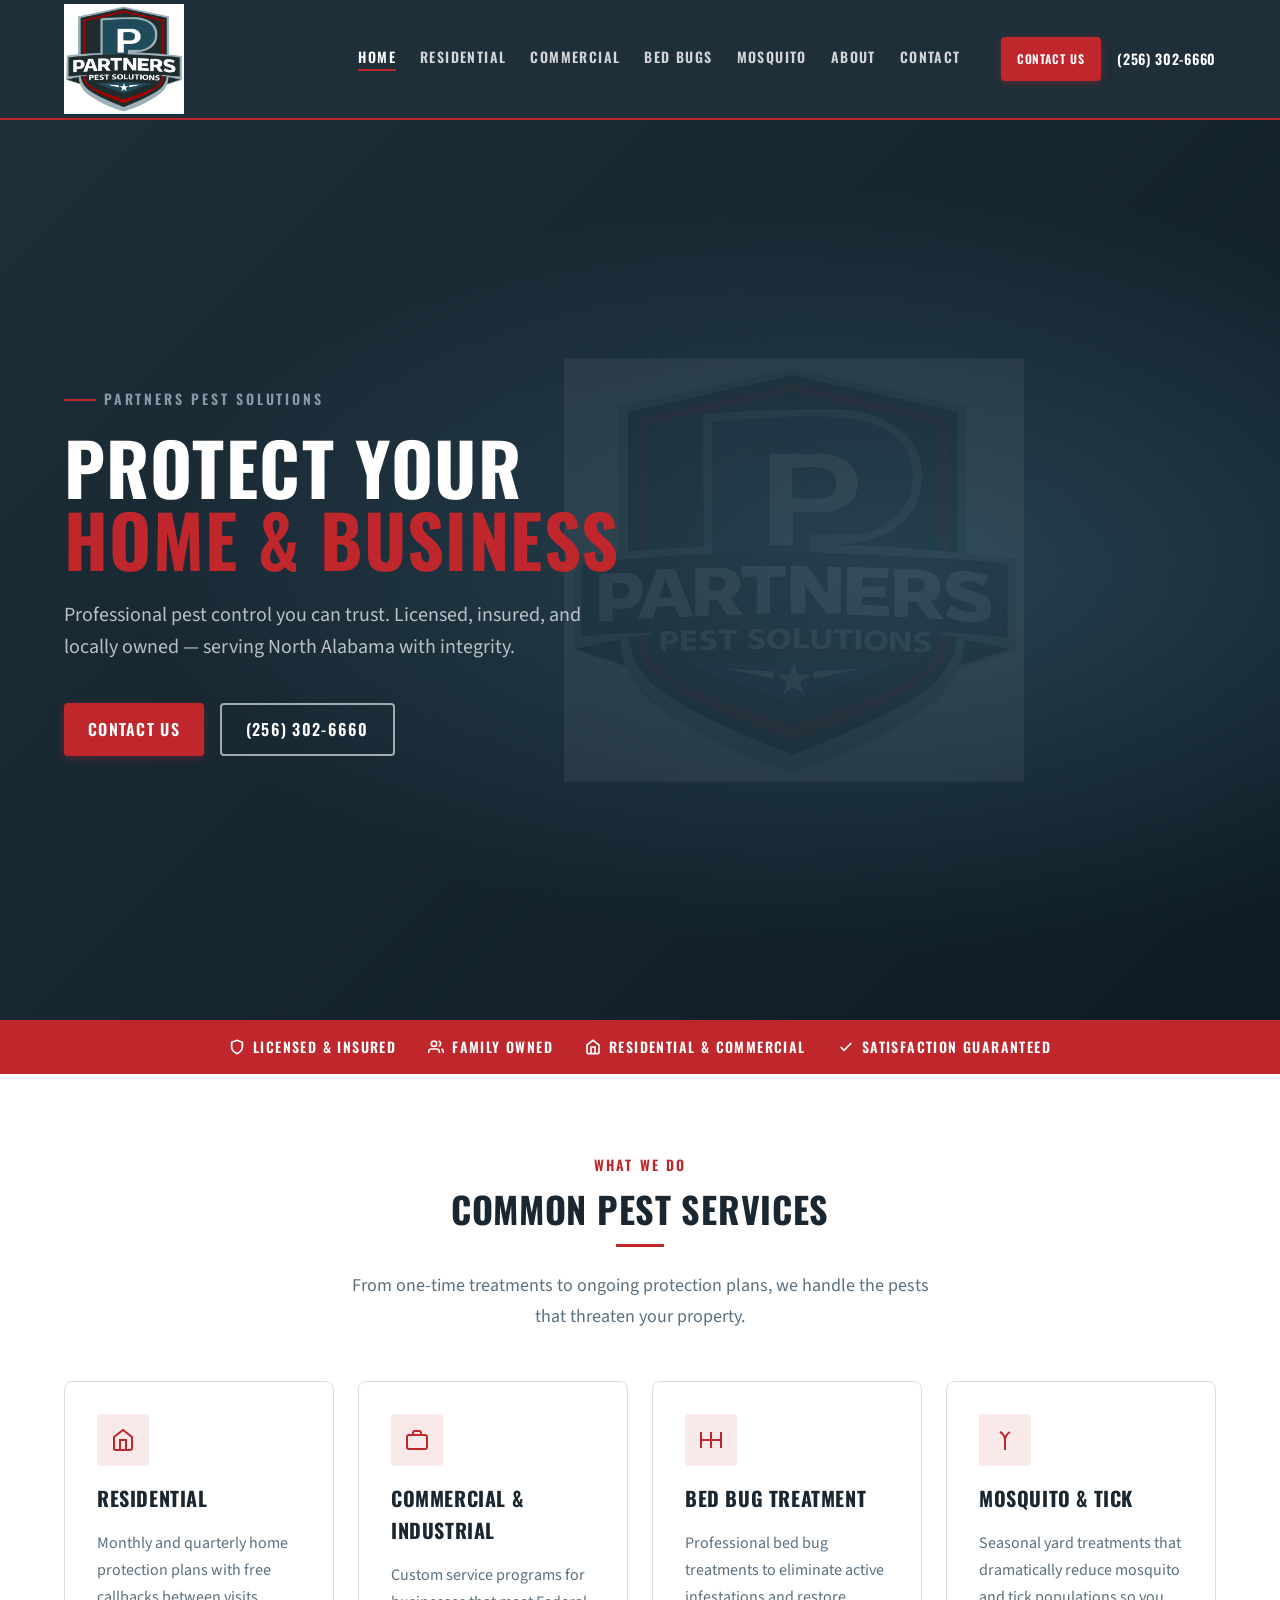
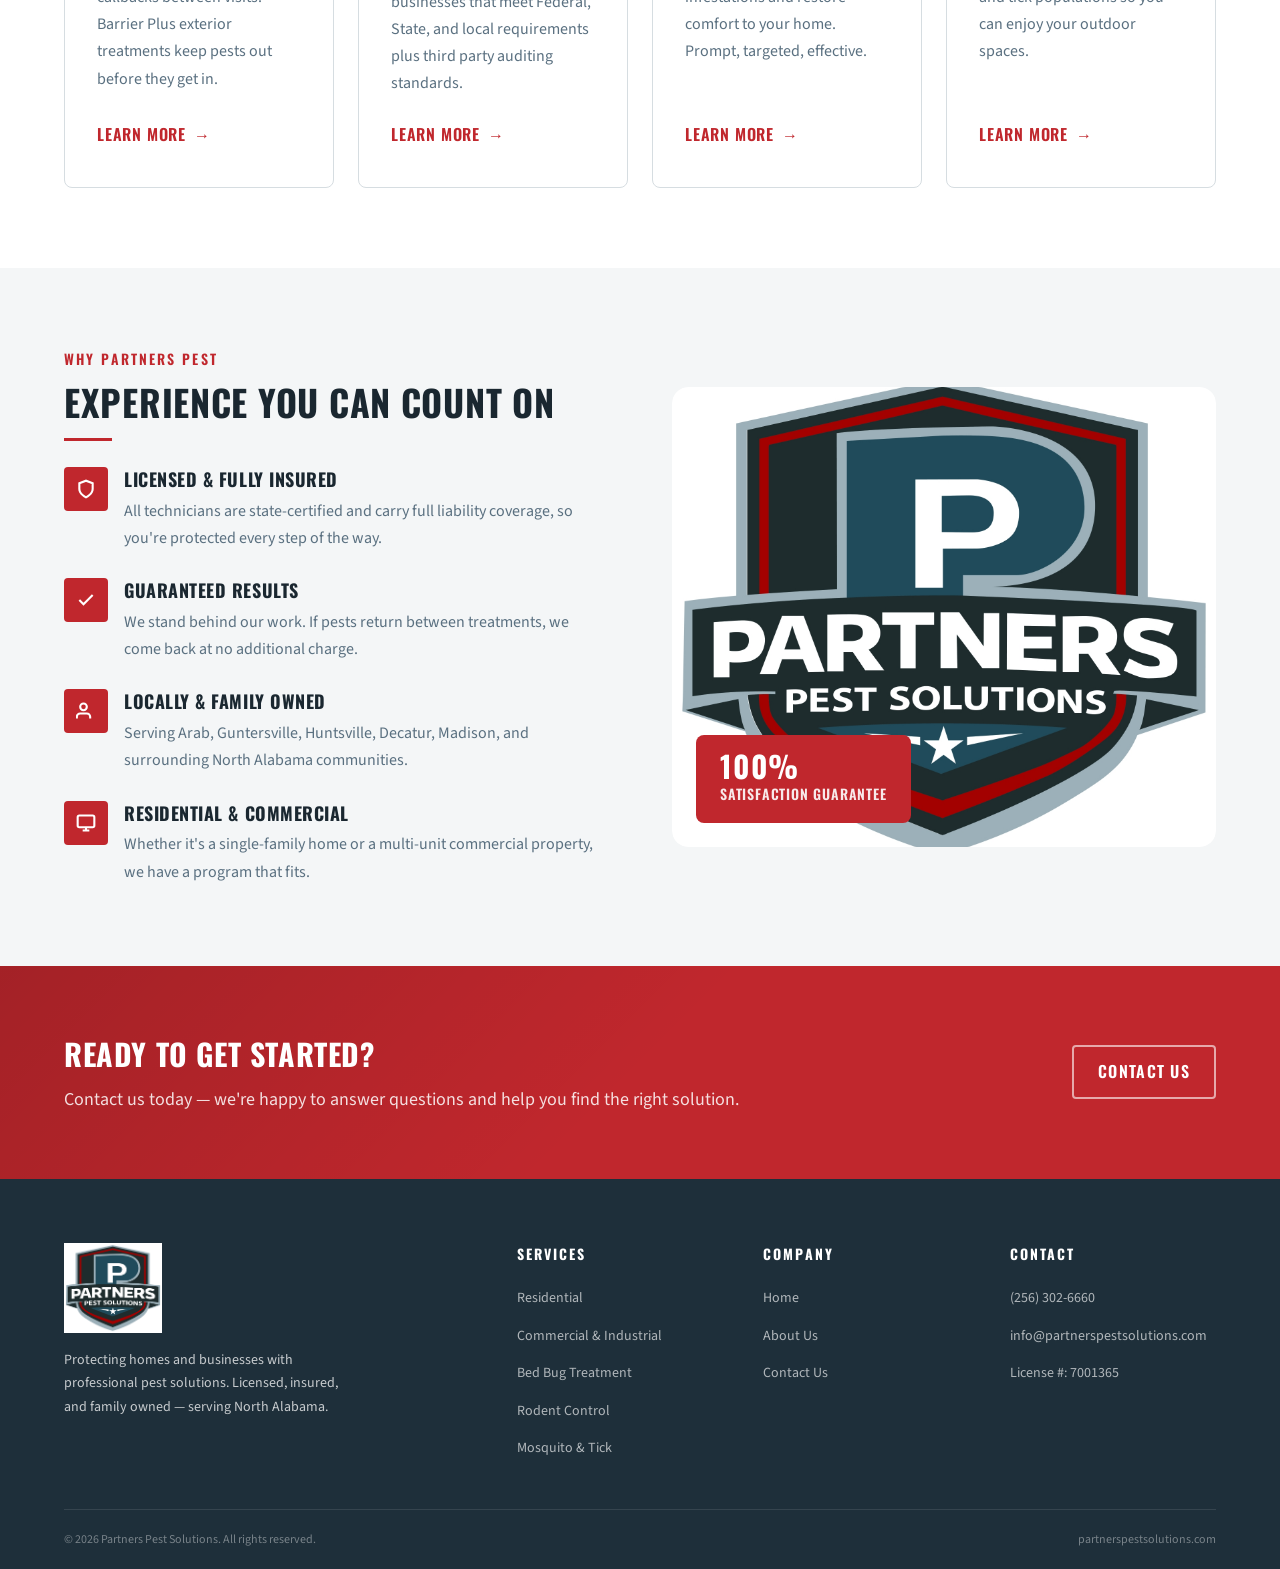
<file: index.html>
<!DOCTYPE html>
<html lang="en">
<head>
  <meta charset="UTF-8">
  <meta name="viewport" content="width=device-width, initial-scale=1.0">
  <meta name="description" content="Partners Pest Solutions — Professional residential and commercial pest control serving North Alabama. Licensed, insured, and family owned.">
  <link rel="canonical" href="https://partnerspestsolutions.com/">
  <title>Partners Pest Solutions | Professional Pest Control</title>
  <script>
    if (location.pathname.endsWith('/index.html')) history.replaceState(null, '', '/');
  </script>
  <link rel="stylesheet" href="css/tokens.css">
  <link rel="stylesheet" href="css/base.css">
  <link rel="stylesheet" href="css/nav.css">
  <link rel="stylesheet" href="css/home.css">
  <link rel="stylesheet" href="css/pages.css">
  <style>
    /* Scroll reveal */
    [data-reveal] { opacity: 0; transform: translateY(24px); transition: opacity 0.5s ease, transform 0.5s ease; }
    [data-reveal].revealed { opacity: 1; transform: none; }
  </style>
</head>
<body>

  <div id="nav-slot"></div>

  <main>
    <!-- ── Hero ── -->
    <section class="hero" aria-label="Hero">
      <div class="hero__bg"></div>
      <img class="hero__watermark" src="images/logo.jpg" alt="" aria-hidden="true">
      <div class="container">
        <div class="hero__content">
          <p class="hero__eyebrow">Partners Pest Solutions</p>
          <h1 class="hero__title">
            Protect Your<br>
            <span>Home &amp; Business</span>
          </h1>
          <p class="hero__subtitle">
            Professional pest control you can trust. Licensed, insured, and locally owned — serving North Alabama with integrity.
          </p>
          <div class="hero__actions">
            <a class="btn btn-primary" href="pages/contact.html">Contact Us</a>
            <a class="btn btn-outline" href="tel:+12563026660">(256) 302-6660</a>
          </div>
        </div>
      </div>
    </section>

    <!-- ── Trust strip ── -->
    <div class="trust-strip" role="list" aria-label="Trust badges">
      <div class="container">
        <div class="trust-item" role="listitem">
          <svg width="16" height="16" fill="none" stroke="currentColor" stroke-width="2.5" viewBox="0 0 24 24" aria-hidden="true"><path d="M12 22s8-4 8-10V5l-8-3-8 3v7c0 6 8 10 8 10z"/></svg>
          Licensed &amp; Insured
        </div>
        <div class="trust-item" role="listitem">
          <svg width="16" height="16" fill="none" stroke="currentColor" stroke-width="2.5" viewBox="0 0 24 24" aria-hidden="true"><path d="M17 21v-2a4 4 0 0 0-4-4H5a4 4 0 0 0-4 4v2"/><circle cx="9" cy="7" r="4"/><path d="M23 21v-2a4 4 0 0 0-3-3.87"/><path d="M16 3.13a4 4 0 0 1 0 7.75"/></svg>
          Family Owned
        </div>
        <div class="trust-item" role="listitem">
          <svg width="16" height="16" fill="none" stroke="currentColor" stroke-width="2.5" viewBox="0 0 24 24" aria-hidden="true"><path d="M3 9l9-7 9 7v11a2 2 0 0 1-2 2H5a2 2 0 0 1-2-2z"/><polyline points="9,22 9,12 15,12 15,22"/></svg>
          Residential &amp; Commercial
        </div>
        <div class="trust-item" role="listitem">
          <svg width="16" height="16" fill="none" stroke="currentColor" stroke-width="2.5" viewBox="0 0 24 24" aria-hidden="true"><polyline points="20 6 9 17 4 12"/></svg>
          Satisfaction Guaranteed
        </div>
      </div>
    </div>

    <!-- ── Services Overview ── -->
    <section class="section section--surface" aria-labelledby="services-heading">
      <div class="container">
        <div class="section-header text-center" data-reveal>
          <p class="section-label">What We Do</p>
          <h2 class="section-title" id="services-heading">Common Pest Services</h2>
          <div class="divider divider--center"></div>
          <p class="section-subtitle" style="margin: 0 auto;">From one-time treatments to ongoing protection plans, we handle the pests that threaten your property.</p>
        </div>
        <div class="grid-4" data-reveal>
          <article class="service-card">
            <div class="service-card__icon" aria-hidden="true">
              <svg width="24" height="24" fill="none" stroke="currentColor" stroke-width="2" viewBox="0 0 24 24"><path d="M3 9l9-7 9 7v11a2 2 0 0 1-2 2H5a2 2 0 0 1-2-2z"/><polyline points="9,22 9,12 15,12 15,22"/></svg>
            </div>
            <h3 class="service-card__title">Residential</h3>
            <p class="service-card__desc">Monthly and quarterly home protection plans with free callbacks between visits. Barrier Plus exterior treatments keep pests out before they get in.</p>
            <a class="btn btn-ghost" href="pages/residential.html">Learn More</a>
          </article>
          <article class="service-card">
            <div class="service-card__icon" aria-hidden="true">
              <svg width="24" height="24" fill="none" stroke="currentColor" stroke-width="2" viewBox="0 0 24 24"><rect x="2" y="7" width="20" height="14" rx="2"/><path d="M16 7V5a2 2 0 0 0-2-2h-4a2 2 0 0 0-2 2v2"/></svg>
            </div>
            <h3 class="service-card__title">Commercial &amp; Industrial</h3>
            <p class="service-card__desc">Custom service programs for businesses that meet Federal, State, and local requirements plus third party auditing standards.</p>
            <a class="btn btn-ghost" href="pages/commercial.html">Learn More</a>
          </article>
          <article class="service-card">
            <div class="service-card__icon" aria-hidden="true">
              <svg width="24" height="24" fill="none" stroke="currentColor" stroke-width="2" viewBox="0 0 24 24"><path d="M2 4v16M22 4v16M12 4v16M2 12h20"/></svg>
            </div>
            <h3 class="service-card__title">Bed Bug Treatment</h3>
            <p class="service-card__desc">Professional bed bug treatments to eliminate active infestations and restore comfort to your home. Prompt, targeted, effective.</p>
            <a class="btn btn-ghost" href="pages/bed-bug.html">Learn More</a>
          </article>
          <article class="service-card">
            <div class="service-card__icon" aria-hidden="true">
              <svg width="24" height="24" fill="none" stroke="currentColor" stroke-width="2" viewBox="0 0 24 24"><path d="M12 22V12M12 12C12 7 7 4 7 4s5 2 5 8M12 12c0-5 5-8 5-8s-5 3-5 8"/></svg>
            </div>
            <h3 class="service-card__title">Mosquito &amp; Tick</h3>
            <p class="service-card__desc">Seasonal yard treatments that dramatically reduce mosquito and tick populations so you can enjoy your outdoor spaces.</p>
            <a class="btn btn-ghost" href="pages/mosquito.html">Learn More</a>
          </article>
        </div>
      </div>
    </section>

    <!-- ── Why Choose Us ── -->
    <section class="section" aria-labelledby="why-heading">
      <div class="container">
        <div class="why-grid">
          <div>
            <p class="section-label">Why Partners Pest</p>
            <h2 class="section-title" id="why-heading">Experience You Can Count On</h2>
            <div class="divider"></div>
            <div class="why-list" data-reveal>
              <div class="why-item">
                <div class="why-item__icon" aria-hidden="true">
                  <svg width="20" height="20" fill="none" stroke="currentColor" stroke-width="2.5" viewBox="0 0 24 24"><path d="M12 22s8-4 8-10V5l-8-3-8 3v7c0 6 8 10 8 10z"/></svg>
                </div>
                <div>
                  <p class="why-item__title">Licensed &amp; Fully Insured</p>
                  <p class="why-item__desc">All technicians are state-certified and carry full liability coverage, so you're protected every step of the way.</p>
                </div>
              </div>
              <div class="why-item">
                <div class="why-item__icon" aria-hidden="true">
                  <svg width="20" height="20" fill="none" stroke="currentColor" stroke-width="2.5" viewBox="0 0 24 24"><polyline points="20 6 9 17 4 12"/></svg>
                </div>
                <div>
                  <p class="why-item__title">Guaranteed Results</p>
                  <p class="why-item__desc">We stand behind our work. If pests return between treatments, we come back at no additional charge.</p>
                </div>
              </div>
              <div class="why-item">
                <div class="why-item__icon" aria-hidden="true">
                  <svg width="20" height="20" fill="none" stroke="currentColor" stroke-width="2.5" viewBox="0 0 24 24"><path d="M17 21v-2a4 4 0 0 0-4-4H5a4 4 0 0 0-4 4v2"/><circle cx="9" cy="7" r="4"/></svg>
                </div>
                <div>
                  <p class="why-item__title">Locally &amp; Family Owned</p>
                  <p class="why-item__desc">Serving Arab, Guntersville, Huntsville, Decatur, Madison, and surrounding North Alabama communities.</p>
                </div>
              </div>
              <div class="why-item">
                <div class="why-item__icon" aria-hidden="true">
                  <svg width="20" height="20" fill="none" stroke="currentColor" stroke-width="2.5" viewBox="0 0 24 24"><rect x="2" y="3" width="20" height="14" rx="2"/><path d="M8 21h8M12 17v4"/></svg>
                </div>
                <div>
                  <p class="why-item__title">Residential &amp; Commercial</p>
                  <p class="why-item__desc">Whether it's a single-family home or a multi-unit commercial property, we have a program that fits.</p>
                </div>
              </div>
            </div>
          </div>
          <div class="why-visual" data-reveal aria-hidden="true">
            <img src="images/logo.jpg" alt="Partners Pest Solutions technician at work" loading="lazy">
            <div class="why-visual__badge">
              <strong>100%</strong>
              <span>Satisfaction Guarantee</span>
            </div>
          </div>
        </div>
      </div>
    </section>

    <!-- ── CTA Banner ── -->
    <section class="cta-banner" aria-labelledby="cta-heading">
      <div class="container">
        <div>
          <h2 class="cta-banner__title" id="cta-heading">Ready to Get Started?</h2>
          <p class="cta-banner__sub">Contact us today — we're happy to answer questions and help you find the right solution.</p>
        </div>
        <a class="btn btn-outline" href="pages/contact.html">Contact Us</a>
      </div>
    </section>
  </main>

  <div id="footer-slot"></div>

  <script src="js/config.js"></script>
  <script src="js/components.js"></script>
  <script src="js/main.js"></script>
</body>
</html>
</file>
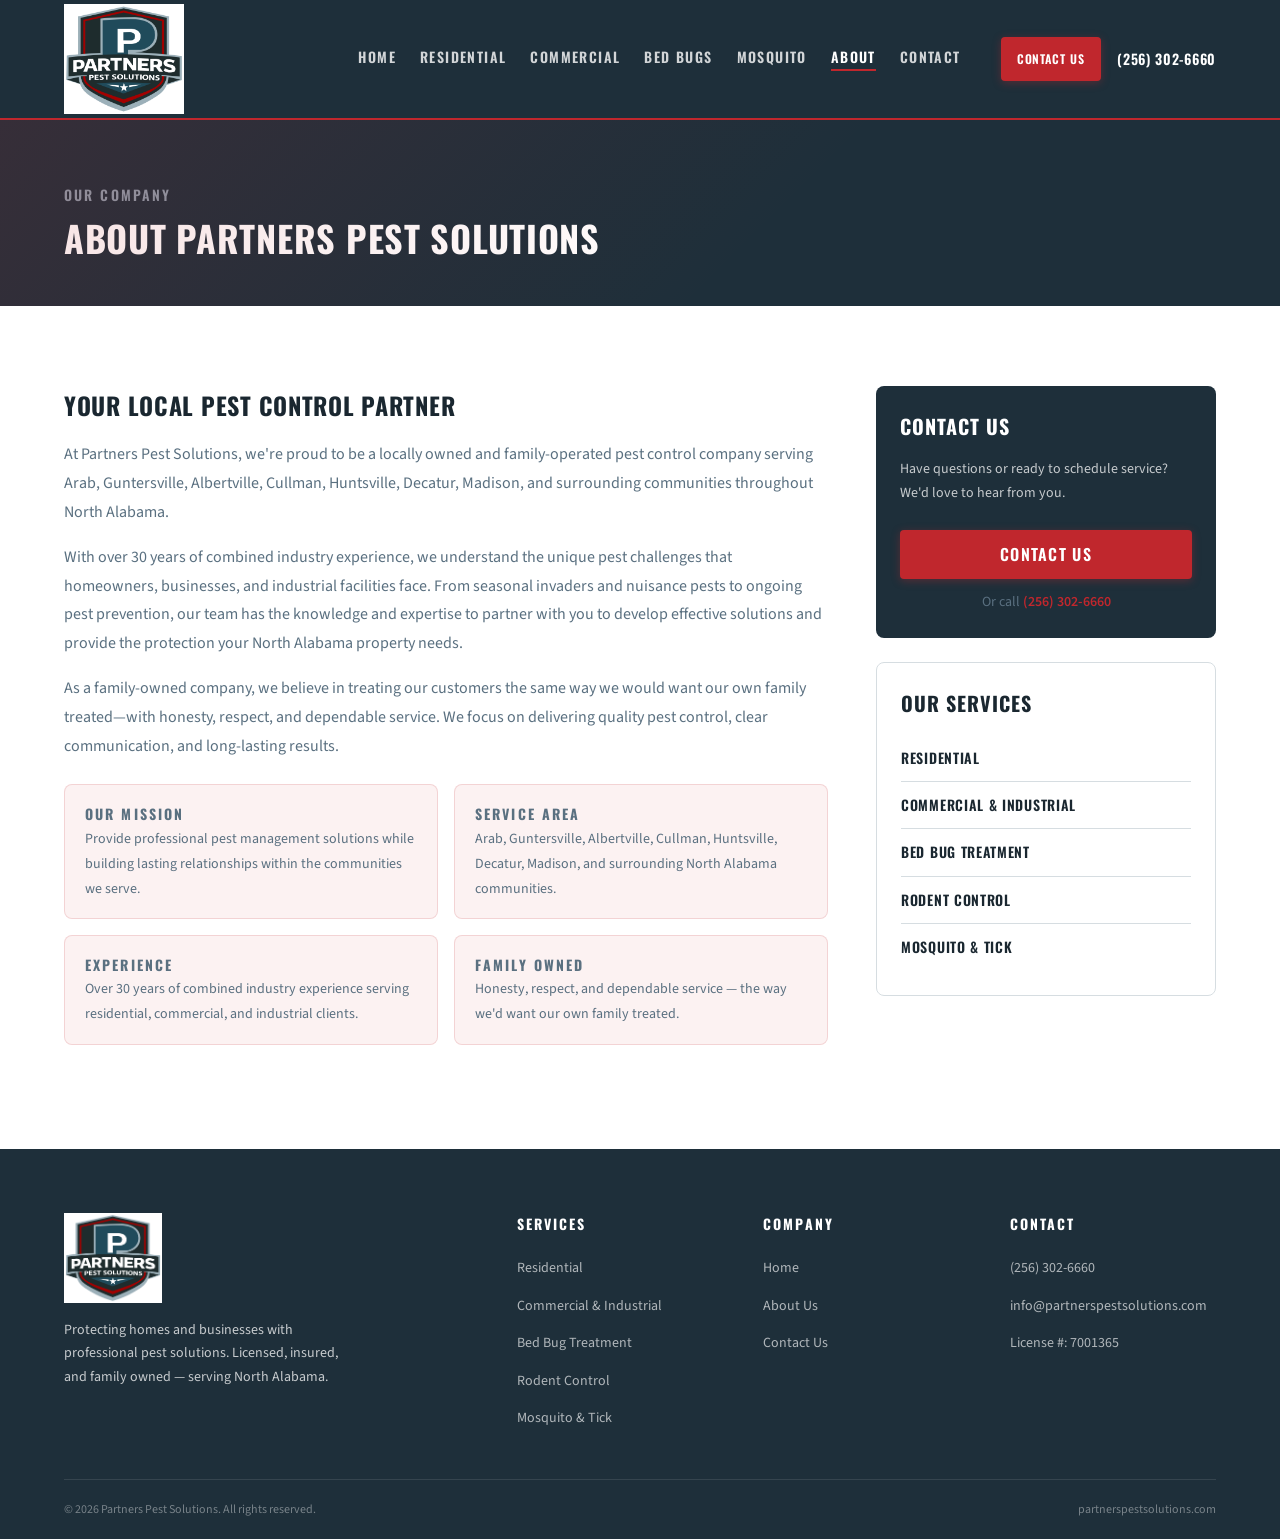
<file: pages/about.html>
<!DOCTYPE html>
<html lang="en">
<head>
  <meta charset="UTF-8">
  <meta name="viewport" content="width=device-width, initial-scale=1.0">
  <meta name="description" content="About Partners Pest Solutions — a locally owned, family-operated pest control company serving North Alabama for over 30 years.">
  <title>About Us | Partners Pest Solutions</title>
  <link rel="stylesheet" href="../css/tokens.css">
  <link rel="stylesheet" href="../css/base.css">
  <link rel="stylesheet" href="../css/nav.css">
  <link rel="stylesheet" href="../css/pages.css">
  <style>
    [data-reveal] { opacity: 0; transform: translateY(24px); transition: opacity 0.5s ease, transform 0.5s ease; }
    [data-reveal].revealed { opacity: 1; transform: none; }
  </style>
</head>
<body>

  <div id="nav-slot"></div>

  <main>
    <header class="page-hero" aria-label="Page header">
      <div class="container">
        <p class="section-label">Our Company</p>
        <h1 class="section-title">About Partners Pest Solutions</h1>
      </div>
    </header>

    <section class="section section--surface">
      <div class="container">
        <div class="pest-content" data-reveal>

          <article class="pest-body">
            <h2>Your Local Pest Control Partner</h2>
            <p>At Partners Pest Solutions, we're proud to be a locally owned and family-operated pest control company serving Arab, Guntersville, Albertville, Cullman, Huntsville, Decatur, Madison, and surrounding communities throughout North Alabama.</p>
            <p>With over 30 years of combined industry experience, we understand the unique pest challenges that homeowners, businesses, and industrial facilities face. From seasonal invaders and nuisance pests to ongoing pest prevention, our team has the knowledge and expertise to partner with you to develop effective solutions and provide the protection your North Alabama property needs.</p>
            <p>As a family-owned company, we believe in treating our customers the same way we would want our own family treated—with honesty, respect, and dependable service. We focus on delivering quality pest control, clear communication, and long-lasting results.</p>

            <div class="info-grid">
              <div class="info-box">
                <p class="info-box__label">Our Mission</p>
                <p>Provide professional pest management solutions while building lasting relationships within the communities we serve.</p>
              </div>
              <div class="info-box">
                <p class="info-box__label">Service Area</p>
                <p>Arab, Guntersville, Albertville, Cullman, Huntsville, Decatur, Madison, and surrounding North Alabama communities.</p>
              </div>
              <div class="info-box">
                <p class="info-box__label">Experience</p>
                <p>Over 30 years of combined industry experience serving residential, commercial, and industrial clients.</p>
              </div>
              <div class="info-box">
                <p class="info-box__label">Family Owned</p>
                <p>Honesty, respect, and dependable service — the way we'd want our own family treated.</p>
              </div>
            </div>
          </article>

          <aside class="pest-sidebar">
            <div class="sidebar-card">
              <p class="sidebar-card__title">Contact Us</p>
              <p class="sidebar-card__text">Have questions or ready to schedule service? We'd love to hear from you.</p>
              <a class="btn btn-primary" href="contact.html">Contact Us</a>
              <p class="sidebar-card__phone">Or call <a href="tel:+12563026660">(256) 302-6660</a></p>
            </div>
            <div class="sidebar-card sidebar-services">
              <p class="sidebar-card__title">Our Services</p>
              <nav aria-label="Services navigation">
                <a class="sidebar-service-link" href="residential.html">Residential</a>
                <a class="sidebar-service-link" href="commercial.html">Commercial &amp; Industrial</a>
                <a class="sidebar-service-link" href="bed-bug.html">Bed Bug Treatment</a>
                <a class="sidebar-service-link" href="rodent.html">Rodent Control</a>
                <a class="sidebar-service-link" href="mosquito.html">Mosquito &amp; Tick</a>
              </nav>
            </div>
          </aside>

        </div>
      </div>
    </section>
  </main>

  <div id="footer-slot"></div>

  <script src="../js/config.js"></script>
  <script src="../js/components.js"></script>
  <script src="../js/main.js"></script>
</body>
</html>
</file>
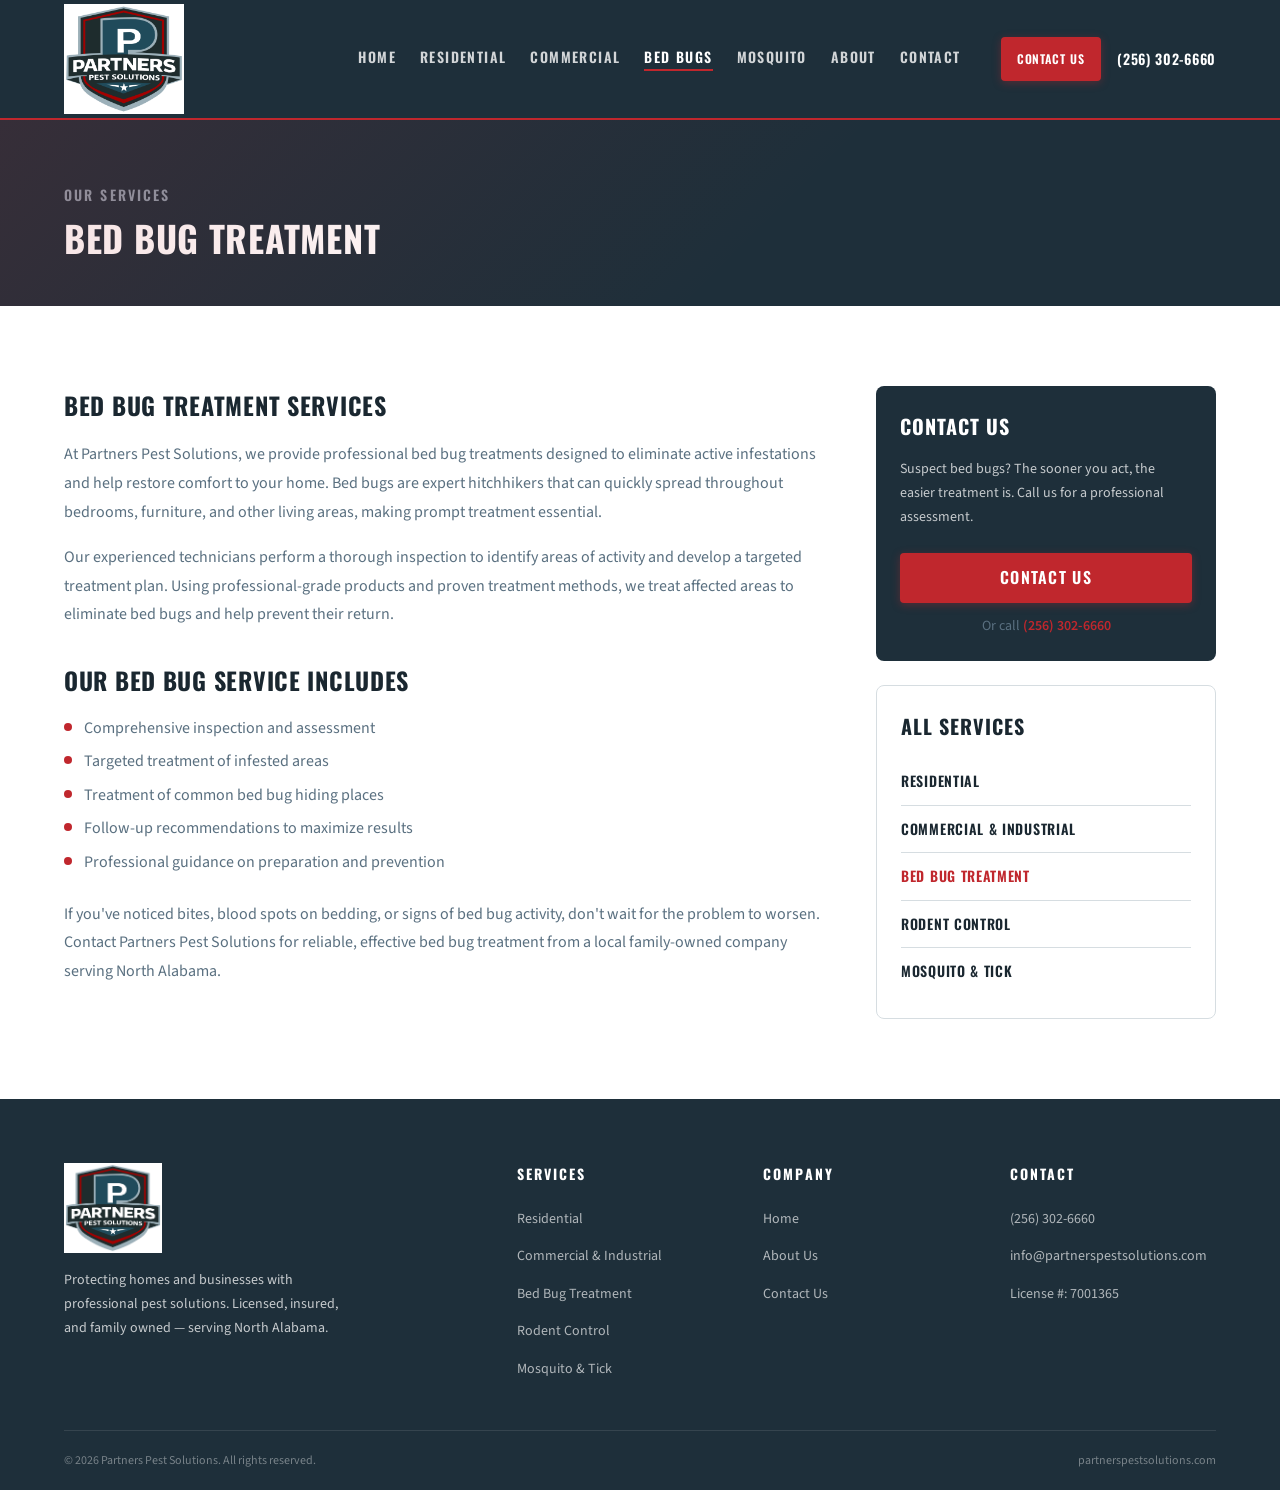
<file: pages/bed-bug.html>
<!DOCTYPE html>
<html lang="en">
<head>
  <meta charset="UTF-8">
  <meta name="viewport" content="width=device-width, initial-scale=1.0">
  <meta name="description" content="Professional bed bug treatment services from Partners Pest Solutions. Effective elimination for homes across North Alabama.">
  <title>Bed Bug Treatment | Partners Pest Solutions</title>
  <link rel="stylesheet" href="../css/tokens.css">
  <link rel="stylesheet" href="../css/base.css">
  <link rel="stylesheet" href="../css/nav.css">
  <link rel="stylesheet" href="../css/pages.css">
  <style>
    [data-reveal] { opacity: 0; transform: translateY(24px); transition: opacity 0.5s ease, transform 0.5s ease; }
    [data-reveal].revealed { opacity: 1; transform: none; }
  </style>
</head>
<body>

  <div id="nav-slot"></div>

  <main>
    <header class="page-hero" aria-label="Page header">
      <div class="container">
        <p class="section-label">Our Services</p>
        <h1 class="section-title">Bed Bug Treatment</h1>
      </div>
    </header>

    <section class="section section--surface">
      <div class="container">
        <div class="pest-content" data-reveal>

          <article class="pest-body">
            <h2>Bed Bug Treatment Services</h2>
            <p>At Partners Pest Solutions, we provide professional bed bug treatments designed to eliminate active infestations and help restore comfort to your home. Bed bugs are expert hitchhikers that can quickly spread throughout bedrooms, furniture, and other living areas, making prompt treatment essential.</p>
            <p>Our experienced technicians perform a thorough inspection to identify areas of activity and develop a targeted treatment plan. Using professional-grade products and proven treatment methods, we treat affected areas to eliminate bed bugs and help prevent their return.</p>

            <h2>Our Bed Bug Service Includes</h2>
            <ul>
              <li>Comprehensive inspection and assessment</li>
              <li>Targeted treatment of infested areas</li>
              <li>Treatment of common bed bug hiding places</li>
              <li>Follow-up recommendations to maximize results</li>
              <li>Professional guidance on preparation and prevention</li>
            </ul>

            <p>If you've noticed bites, blood spots on bedding, or signs of bed bug activity, don't wait for the problem to worsen. Contact Partners Pest Solutions for reliable, effective bed bug treatment from a local family-owned company serving North Alabama.</p>
          </article>

          <aside class="pest-sidebar">
            <div class="sidebar-card">
              <p class="sidebar-card__title">Contact Us</p>
              <p class="sidebar-card__text">Suspect bed bugs? The sooner you act, the easier treatment is. Call us for a professional assessment.</p>
              <a class="btn btn-primary" href="contact.html">Contact Us</a>
              <p class="sidebar-card__phone">Or call <a href="tel:+12563026660">(256) 302-6660</a></p>
            </div>
            <div class="sidebar-card sidebar-services">
              <p class="sidebar-card__title">All Services</p>
              <nav aria-label="Services navigation">
                <a class="sidebar-service-link" href="residential.html">Residential</a>
                <a class="sidebar-service-link" href="commercial.html">Commercial &amp; Industrial</a>
                <a class="sidebar-service-link active" href="bed-bug.html">Bed Bug Treatment</a>
                <a class="sidebar-service-link" href="rodent.html">Rodent Control</a>
                <a class="sidebar-service-link" href="mosquito.html">Mosquito &amp; Tick</a>
              </nav>
            </div>
          </aside>

        </div>
      </div>
    </section>
  </main>

  <div id="footer-slot"></div>

  <script src="../js/config.js"></script>
  <script src="../js/components.js"></script>
  <script src="../js/main.js"></script>
</body>
</html>
</file>
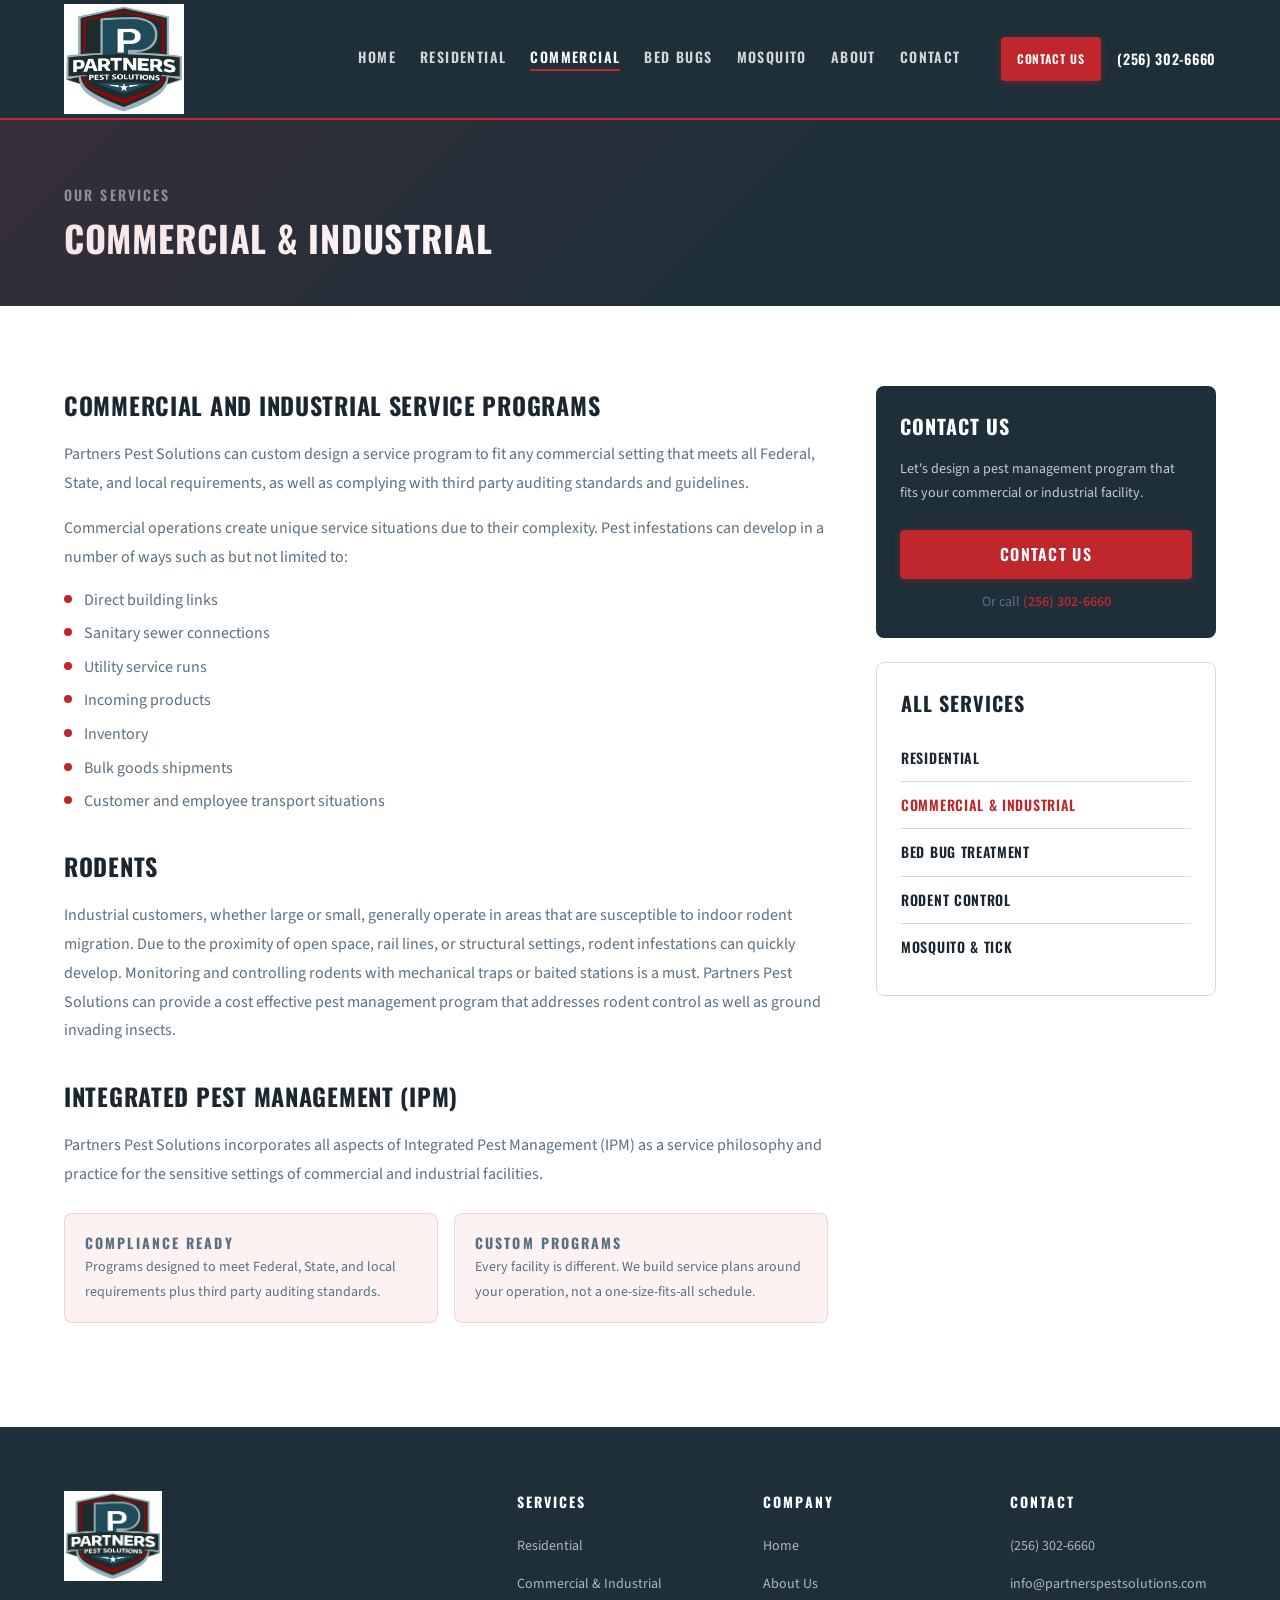
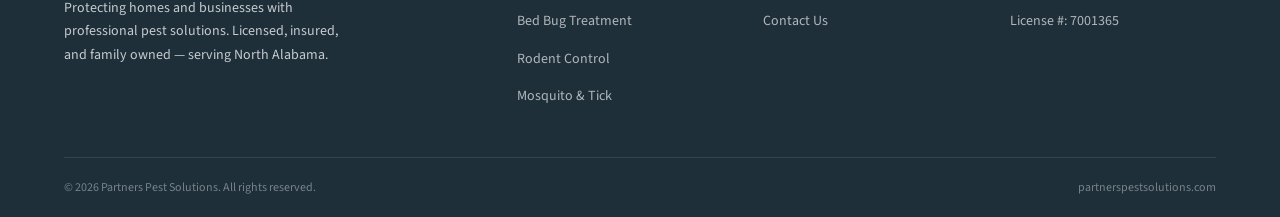
<file: pages/commercial.html>
<!DOCTYPE html>
<html lang="en">
<head>
  <meta charset="UTF-8">
  <meta name="viewport" content="width=device-width, initial-scale=1.0">
  <meta name="description" content="Commercial and industrial pest control programs from Partners Pest Solutions. Custom service plans for North Alabama businesses.">
  <title>Commercial &amp; Industrial Pest Control | Partners Pest Solutions</title>
  <link rel="stylesheet" href="../css/tokens.css">
  <link rel="stylesheet" href="../css/base.css">
  <link rel="stylesheet" href="../css/nav.css">
  <link rel="stylesheet" href="../css/pages.css">
  <style>
    [data-reveal] { opacity: 0; transform: translateY(24px); transition: opacity 0.5s ease, transform 0.5s ease; }
    [data-reveal].revealed { opacity: 1; transform: none; }
  </style>
</head>
<body>

  <div id="nav-slot"></div>

  <main>
    <header class="page-hero" aria-label="Page header">
      <div class="container">
        <p class="section-label">Our Services</p>
        <h1 class="section-title">Commercial &amp; Industrial</h1>
      </div>
    </header>

    <section class="section section--surface">
      <div class="container">
        <div class="pest-content" data-reveal>

          <article class="pest-body">
            <h2>Commercial and Industrial Service Programs</h2>
            <p>Partners Pest Solutions can custom design a service program to fit any commercial setting that meets all Federal, State, and local requirements, as well as complying with third party auditing standards and guidelines.</p>
            <p>Commercial operations create unique service situations due to their complexity. Pest infestations can develop in a number of ways such as but not limited to:</p>
            <ul>
              <li>Direct building links</li>
              <li>Sanitary sewer connections</li>
              <li>Utility service runs</li>
              <li>Incoming products</li>
              <li>Inventory</li>
              <li>Bulk goods shipments</li>
              <li>Customer and employee transport situations</li>
            </ul>

            <h2>Rodents</h2>
            <p>Industrial customers, whether large or small, generally operate in areas that are susceptible to indoor rodent migration. Due to the proximity of open space, rail lines, or structural settings, rodent infestations can quickly develop. Monitoring and controlling rodents with mechanical traps or baited stations is a must. Partners Pest Solutions can provide a cost effective pest management program that addresses rodent control as well as ground invading insects.</p>

            <h2>Integrated Pest Management (IPM)</h2>
            <p>Partners Pest Solutions incorporates all aspects of Integrated Pest Management (IPM) as a service philosophy and practice for the sensitive settings of commercial and industrial facilities.</p>

            <div class="info-grid">
              <div class="info-box">
                <p class="info-box__label">Compliance Ready</p>
                <p>Programs designed to meet Federal, State, and local requirements plus third party auditing standards.</p>
              </div>
              <div class="info-box">
                <p class="info-box__label">Custom Programs</p>
                <p>Every facility is different. We build service plans around your operation, not a one-size-fits-all schedule.</p>
              </div>
            </div>
          </article>

          <aside class="pest-sidebar">
            <div class="sidebar-card">
              <p class="sidebar-card__title">Contact Us</p>
              <p class="sidebar-card__text">Let's design a pest management program that fits your commercial or industrial facility.</p>
              <a class="btn btn-primary" href="contact.html">Contact Us</a>
              <p class="sidebar-card__phone">Or call <a href="tel:+12563026660">(256) 302-6660</a></p>
            </div>
            <div class="sidebar-card sidebar-services">
              <p class="sidebar-card__title">All Services</p>
              <nav aria-label="Services navigation">
                <a class="sidebar-service-link" href="residential.html">Residential</a>
                <a class="sidebar-service-link active" href="commercial.html">Commercial &amp; Industrial</a>
                <a class="sidebar-service-link" href="bed-bug.html">Bed Bug Treatment</a>
                <a class="sidebar-service-link" href="rodent.html">Rodent Control</a>
                <a class="sidebar-service-link" href="mosquito.html">Mosquito &amp; Tick</a>
              </nav>
            </div>
          </aside>

        </div>
      </div>
    </section>
  </main>

  <div id="footer-slot"></div>

  <script src="../js/config.js"></script>
  <script src="../js/components.js"></script>
  <script src="../js/main.js"></script>
</body>
</html>
</file>
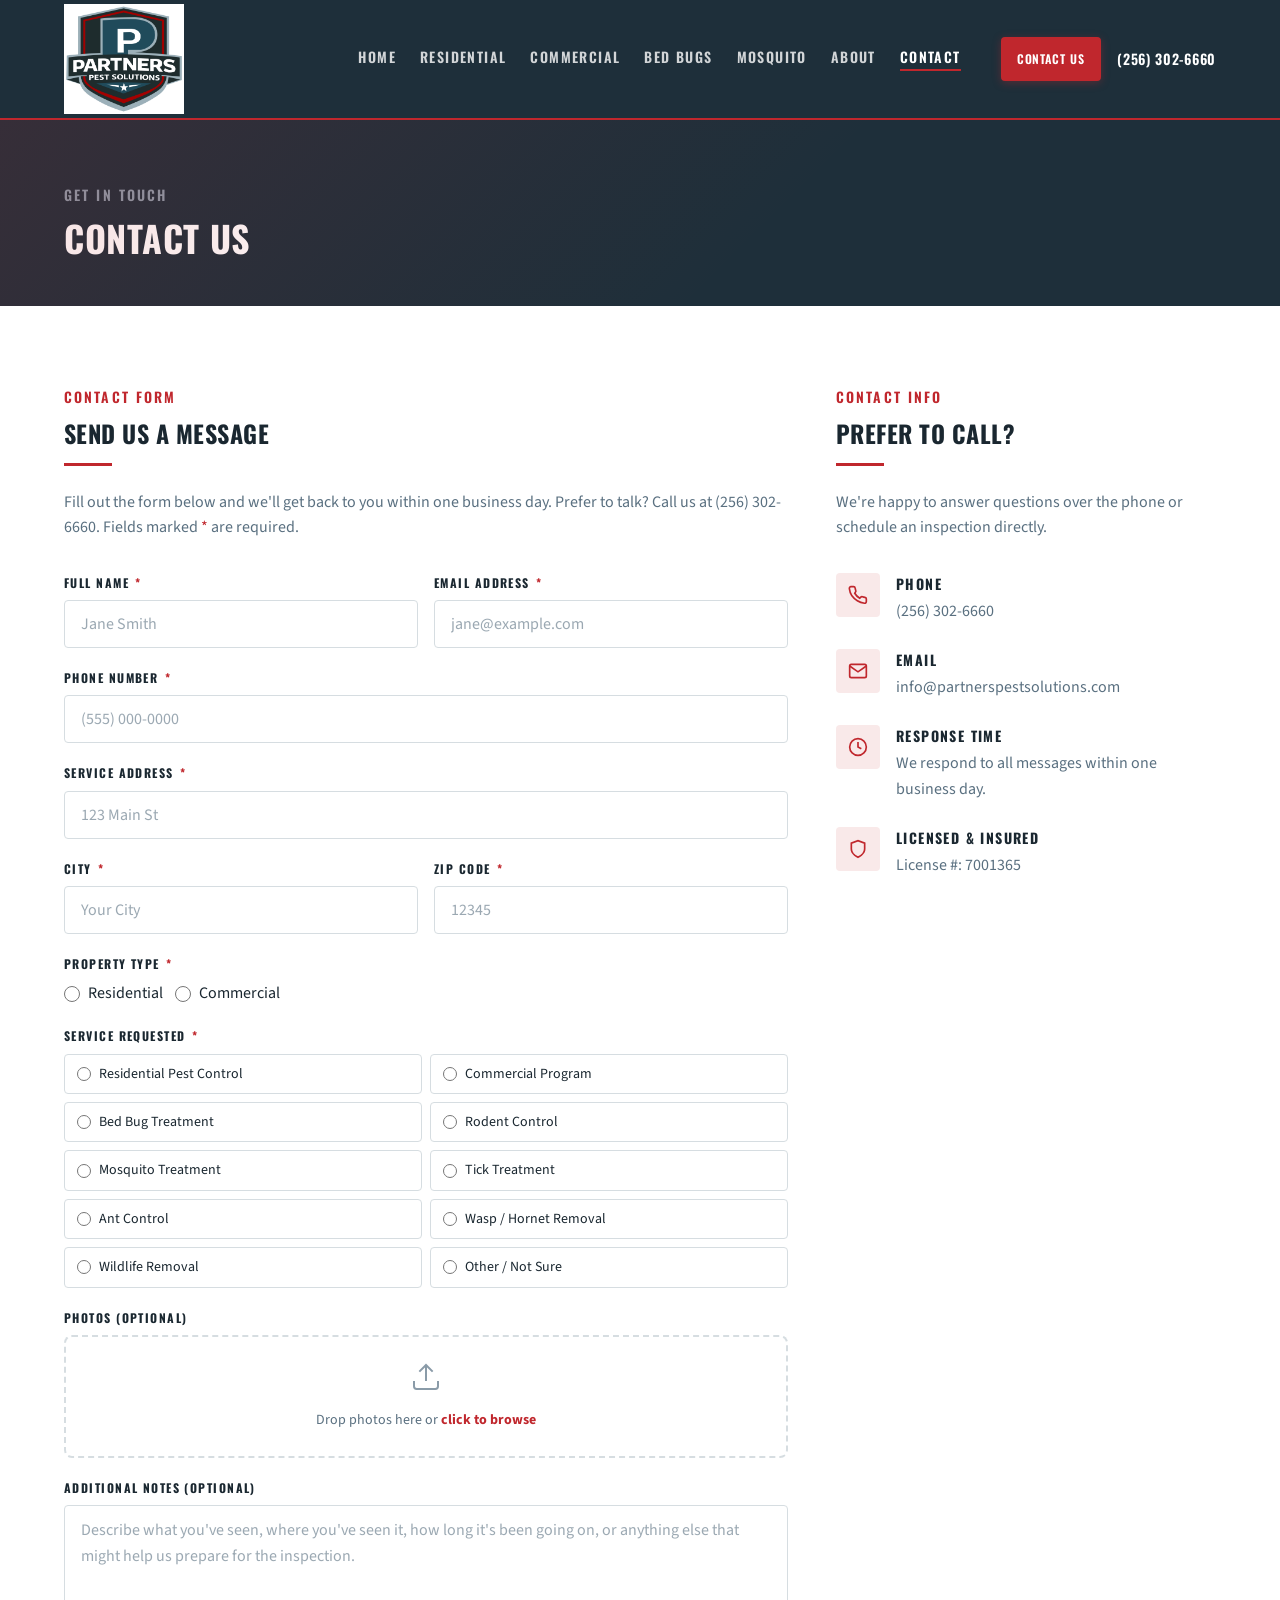
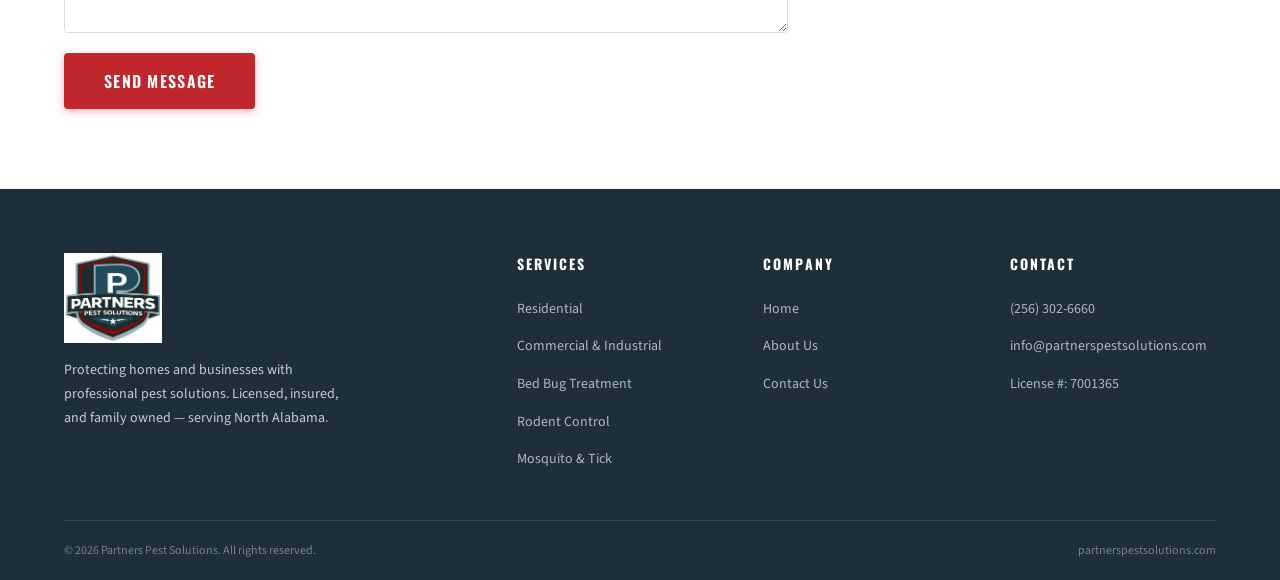
<file: pages/contact.html>
<!DOCTYPE html>
<html lang="en">
<head>
  <meta charset="UTF-8">
  <meta name="viewport" content="width=device-width, initial-scale=1.0">
  <meta name="description" content="Contact Partners Pest Solutions. Call (256) 302-6660 or send us a message — we serve North Alabama.">
  <title>Contact Us | Partners Pest Solutions</title>
  <link rel="stylesheet" href="../css/tokens.css">
  <link rel="stylesheet" href="../css/base.css">
  <link rel="stylesheet" href="../css/nav.css">
  <link rel="stylesheet" href="../css/pages.css">
  <style>
    [data-reveal] { opacity: 0; transform: translateY(24px); transition: opacity 0.5s ease, transform 0.5s ease; }
    [data-reveal].revealed { opacity: 1; transform: none; }
    @media (prefers-color-scheme: dark) {
      .form-input, .form-select, .form-textarea {
        background: var(--clr-surface);
        color: var(--clr-text);
        border-color: var(--clr-border);
      }
    }
  </style>
</head>
<body>

  <div id="nav-slot"></div>

  <main>
    <header class="page-hero" aria-label="Page header">
      <div class="container">
        <p class="section-label">Get in Touch</p>
        <h1 class="section-title">Contact Us</h1>
      </div>
    </header>

    <section class="section section--surface">
      <div class="container">
        <div class="contact-layout" data-reveal>

          <!-- Form -->
          <div>
            <p class="section-label">Contact Form</p>
            <h2 class="section-title" style="font-size: var(--text-2xl); margin-bottom: var(--sp-2);">Send Us a Message</h2>
            <div class="divider"></div>
            <p style="color: var(--clr-text-muted); margin-bottom: var(--sp-8);">Fill out the form below and we'll get back to you within one business day. Prefer to talk? Call us at <a href="tel:+12563026660">(256) 302-6660</a>. Fields marked <span style="color:var(--clr-crimson)">*</span> are required.</p>

            <div id="form-success" class="form-success" role="alert">
              <strong>Thank you!</strong> Your message has been received. We'll be in touch within one business day.
            </div>

            <!-- 
              ACTION: Replace the action attribute below with your Netlify Forms endpoint
              or Formspree URL (e.g. https://formspree.io/f/YOUR_ID) before deploying.
              For GitHub Pages demo, form submits to '#' and shows success message.
            -->
            <form
              id="inspection-form"
              class="form"
              action="#"
              method="POST"
              enctype="multipart/form-data"
              novalidate
              aria-label="Contact form"
            >
              <!-- Name / Email -->
              <div class="form-row">
                <div class="form-group">
                  <label class="form-label" for="full-name">Full Name <span class="required">*</span></label>
                  <input class="form-input" type="text" id="full-name" name="full_name" autocomplete="name" required placeholder="Jane Smith">
                  <span class="form-error-msg" role="alert"></span>
                </div>
                <div class="form-group">
                  <label class="form-label" for="email">Email Address <span class="required">*</span></label>
                  <input class="form-input" type="email" id="email" name="email" autocomplete="email" required placeholder="jane@example.com">
                  <span class="form-error-msg" role="alert"></span>
                </div>
              </div>

              <!-- Phone -->
              <div class="form-group">
                <label class="form-label" for="phone">Phone Number <span class="required">*</span></label>
                <input class="form-input" type="tel" id="phone" name="phone" autocomplete="tel" required placeholder="(555) 000-0000">
                <span class="form-error-msg" role="alert"></span>
              </div>

              <!-- Service address -->
              <div class="form-group">
                <label class="form-label" for="address">Service Address <span class="required">*</span></label>
                <input class="form-input" type="text" id="address" name="service_address" autocomplete="street-address" required placeholder="123 Main St">
                <span class="form-error-msg" role="alert"></span>
              </div>

              <!-- City / ZIP -->
              <div class="form-row">
                <div class="form-group">
                  <label class="form-label" for="city">City <span class="required">*</span></label>
                  <input class="form-input" type="text" id="city" name="city" autocomplete="address-level2" required placeholder="Your City">
                  <span class="form-error-msg" role="alert"></span>
                </div>
                <div class="form-group">
                  <label class="form-label" for="zip">ZIP Code <span class="required">*</span></label>
                  <input class="form-input" type="text" id="zip" name="zip" autocomplete="postal-code" required placeholder="12345" maxlength="10">
                  <span class="form-error-msg" role="alert"></span>
                </div>
              </div>

              <!-- Property type -->
              <div class="form-group" data-radio-group="property_type">
                <p class="form-label">Property Type <span class="required">*</span></p>
                <div class="radio-group" role="radiogroup" aria-required="true" data-required-radio="property_type">
                  <label class="radio-label">
                    <input type="radio" name="property_type" value="Residential" required> Residential
                  </label>
                  <label class="radio-label">
                    <input type="radio" name="property_type" value="Commercial"> Commercial
                  </label>
                </div>
                <span class="form-error-msg" role="alert"></span>
              </div>

              <!-- Service requested -->
              <div class="form-group">
                <p class="form-label">Service Requested <span class="required">*</span></p>
                <div class="service-check-grid" role="radiogroup" aria-required="true" data-required-radio="service_requested">
                  <label class="check-label"><input type="radio" name="service_requested" value="Residential Pest Control"> Residential Pest Control</label>
                  <label class="check-label"><input type="radio" name="service_requested" value="Commercial Pest Management"> Commercial Program</label>
                  <label class="check-label"><input type="radio" name="service_requested" value="Bed Bug Treatment"> Bed Bug Treatment</label>
                  <label class="check-label"><input type="radio" name="service_requested" value="Rodent Control"> Rodent Control</label>
                  <label class="check-label"><input type="radio" name="service_requested" value="Mosquito Treatment"> Mosquito Treatment</label>
                  <label class="check-label"><input type="radio" name="service_requested" value="Tick Treatment"> Tick Treatment</label>
                  <label class="check-label"><input type="radio" name="service_requested" value="Ant Control"> Ant Control</label>
                  <label class="check-label"><input type="radio" name="service_requested" value="Wasp / Hornet Removal"> Wasp / Hornet Removal</label>
                  <label class="check-label"><input type="radio" name="service_requested" value="Wildlife Removal"> Wildlife Removal</label>
                  <label class="check-label"><input type="radio" name="service_requested" value="Other / Not Sure"> Other / Not Sure</label>
                </div>
                <span class="form-error-msg" role="alert"></span>
              </div>

              <!-- File upload -->
              <div class="form-group">
                <p class="form-label">Photos (Optional)</p>
                <div class="file-upload" role="button" tabindex="0" aria-label="Upload photos of pest activity">
                  <input type="file" name="photos" accept="image/*" multiple aria-label="Select photos">
                  <svg width="32" height="32" fill="none" stroke="var(--clr-silver)" stroke-width="1.5" viewBox="0 0 24 24" aria-hidden="true"><path d="M21 15v4a2 2 0 0 1-2 2H5a2 2 0 0 1-2-2v-4"/><polyline points="17 8 12 3 7 8"/><line x1="12" y1="3" x2="12" y2="15"/></svg>
                  <p class="file-upload__text">Drop photos here or <strong>click to browse</strong></p>
                </div>
              </div>

              <!-- Notes -->
              <div class="form-group">
                <label class="form-label" for="notes">Additional Notes (Optional)</label>
                <textarea class="form-textarea" id="notes" name="notes" rows="4" placeholder="Describe what you've seen, where you've seen it, how long it's been going on, or anything else that might help us prepare for the inspection."></textarea>
              </div>

              <button class="btn btn-primary" type="submit" style="align-self: flex-start; padding: var(--sp-4) var(--sp-10);">
                Send Message
              </button>
            </form>
          </div>

          <!-- Contact info -->
          <aside aria-label="Contact information">
            <p class="section-label">Contact Info</p>
            <h2 class="section-title" style="font-size: var(--text-2xl); margin-bottom: var(--sp-2);">Prefer to Call?</h2>
            <div class="divider"></div>
            <p style="color: var(--clr-text-muted); margin-bottom: var(--sp-8);">We're happy to answer questions over the phone or schedule an inspection directly.</p>

            <div class="contact-info">
              <div class="contact-info-card">
                <div class="contact-info-card__icon" aria-hidden="true">
                  <svg width="20" height="20" fill="none" stroke="currentColor" stroke-width="2" viewBox="0 0 24 24"><path d="M22 16.92v3a2 2 0 0 1-2.18 2 19.79 19.79 0 0 1-8.63-3.07A19.5 19.5 0 0 1 4.69 13a19.79 19.79 0 0 1-3.07-8.67A2 2 0 0 1 3.6 2h3a2 2 0 0 1 2 1.72c.127.96.361 1.903.7 2.81a2 2 0 0 1-.45 2.11L8.09 9.91a16 16 0 0 0 6 6l1.27-1.27a2 2 0 0 1 2.11-.45c.907.339 1.85.573 2.81.7A2 2 0 0 1 22 16.92z"/></svg>
                </div>
                <div>
                  <p class="contact-info-card__label">Phone</p>
                  <a class="contact-info-card__value" href="tel:+12563026660">(256) 302-6660</a>
                </div>
              </div>
              <div class="contact-info-card">
                <div class="contact-info-card__icon" aria-hidden="true">
                  <svg width="20" height="20" fill="none" stroke="currentColor" stroke-width="2" viewBox="0 0 24 24"><path d="M4 4h16c1.1 0 2 .9 2 2v12c0 1.1-.9 2-2 2H4c-1.1 0-2-.9-2-2V6c0-1.1.9-2 2-2z"/><polyline points="22,6 12,13 2,6"/></svg>
                </div>
                <div>
                  <p class="contact-info-card__label">Email</p>
                  <a class="contact-info-card__value" href="mailto:info@partnerspestsolutions.com">info@partnerspestsolutions.com</a>
                </div>
              </div>
              <div class="contact-info-card">
                <div class="contact-info-card__icon" aria-hidden="true">
                  <svg width="20" height="20" fill="none" stroke="currentColor" stroke-width="2" viewBox="0 0 24 24"><circle cx="12" cy="12" r="10"/><polyline points="12 6 12 12 16 14"/></svg>
                </div>
                <div>
                  <p class="contact-info-card__label">Response Time</p>
                  <p class="contact-info-card__value">We respond to all messages within one business day.</p>
                </div>
              </div>
              <div class="contact-info-card">
                <div class="contact-info-card__icon" aria-hidden="true">
                  <svg width="20" height="20" fill="none" stroke="currentColor" stroke-width="2" viewBox="0 0 24 24"><path d="M12 22s8-4 8-10V5l-8-3-8 3v7c0 6 8 10 8 10z"/></svg>
                </div>
                <div>
                  <p class="contact-info-card__label">Licensed &amp; Insured</p>
                  <p class="contact-info-card__value" data-license></p>
                </div>
              </div>
            </div>
          </aside>

        </div>
      </div>
    </section>
  </main>

  <div id="footer-slot"></div>

  <script src="../js/config.js"></script>
  <script src="../js/components.js"></script>
  <script src="../js/main.js"></script>
  <script src="../js/contact.js"></script>
</body>
</html>
</file>
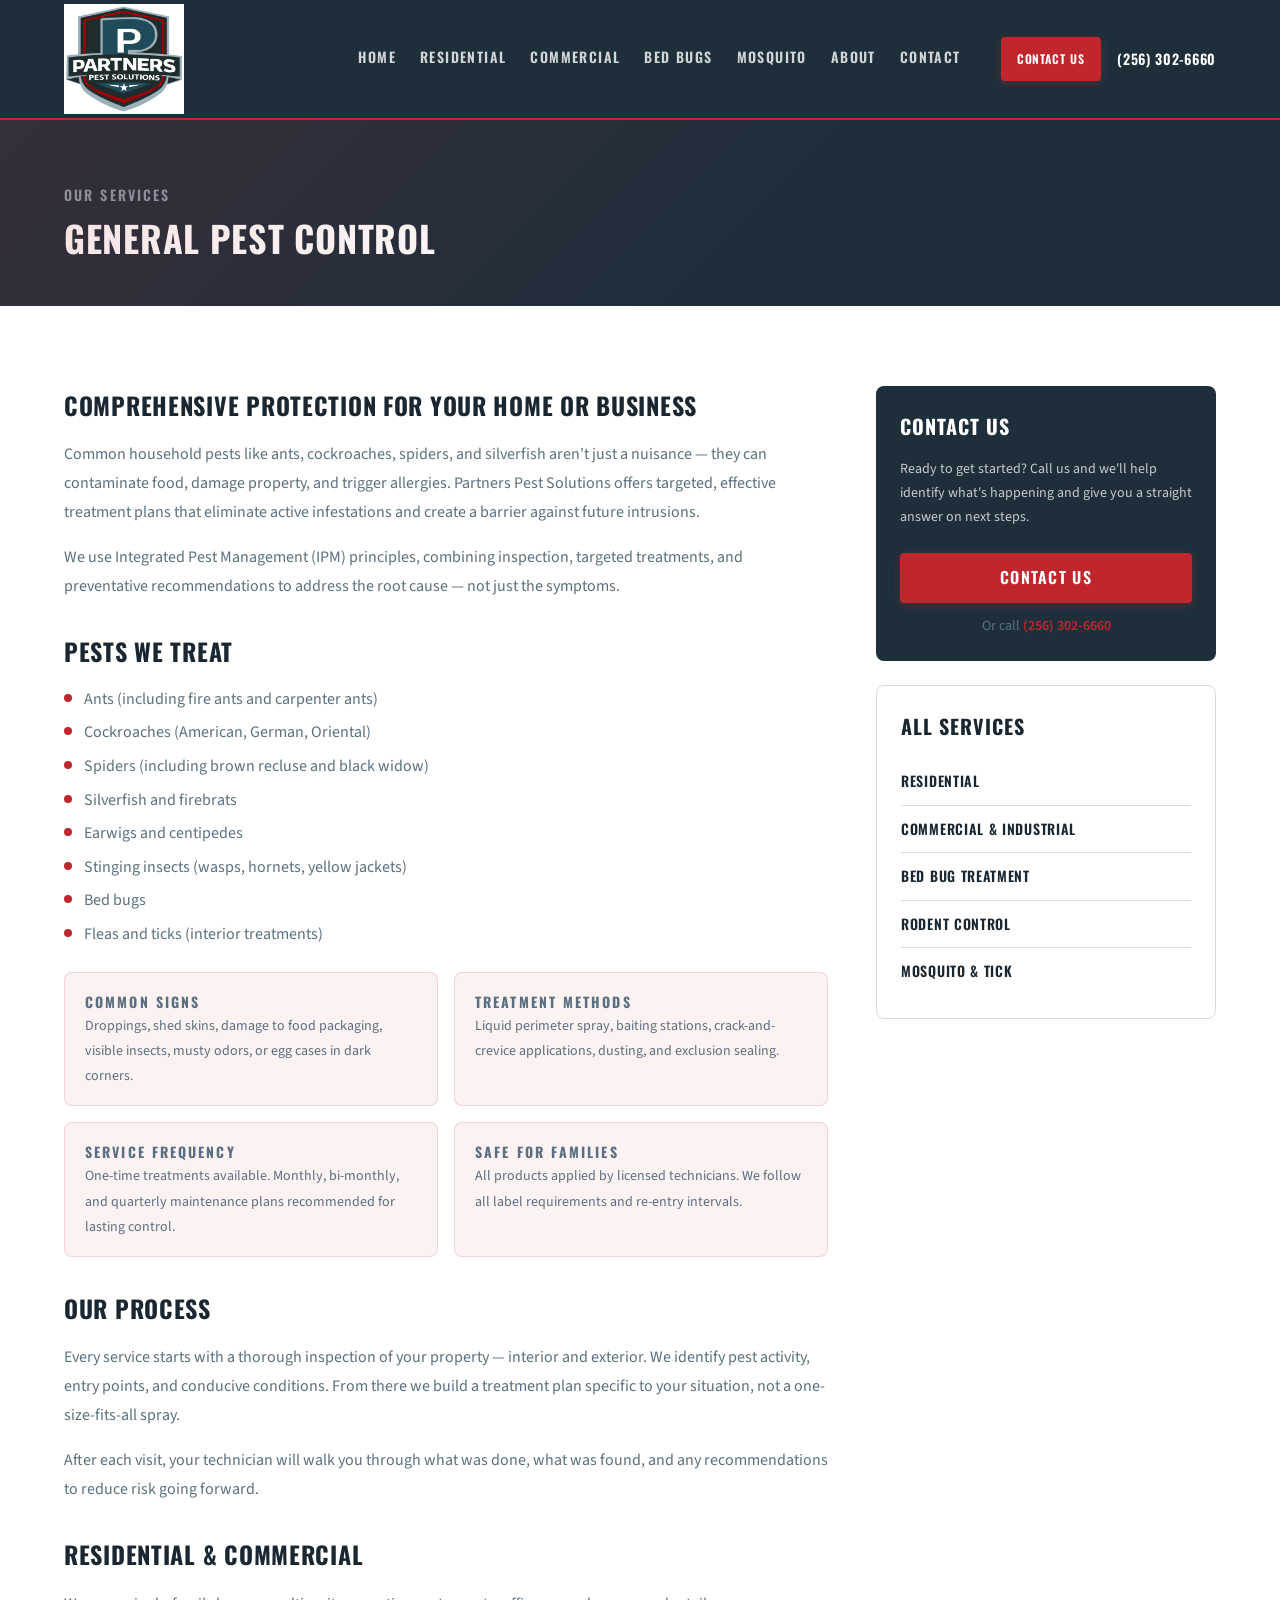
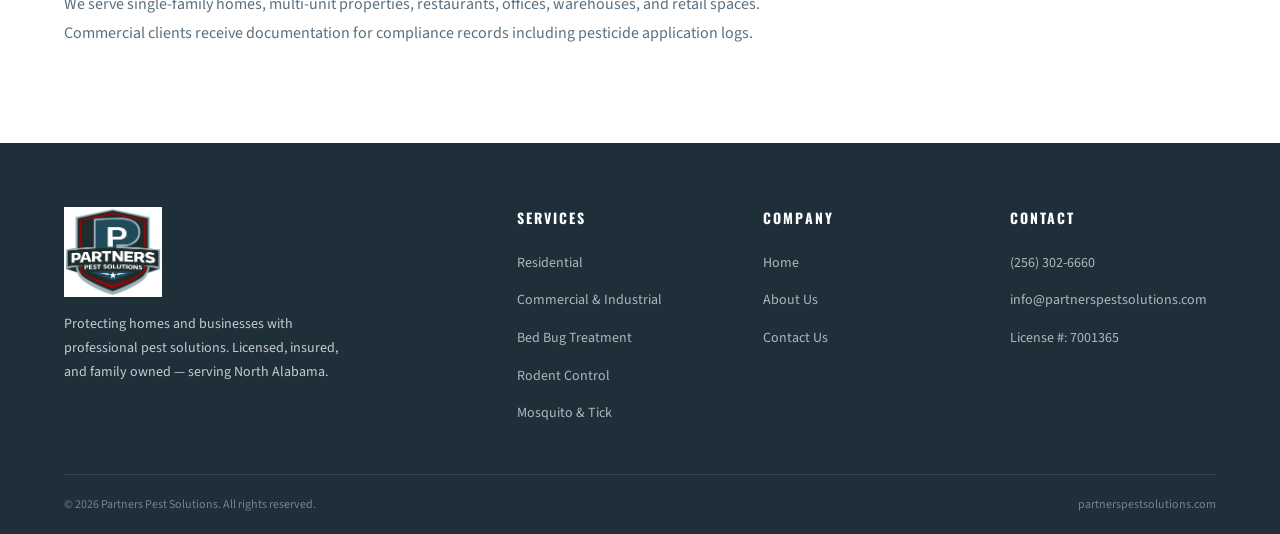
<file: pages/general-pest.html>
<!DOCTYPE html>
<html lang="en">
<head>
  <meta charset="UTF-8">
  <meta name="viewport" content="width=device-width, initial-scale=1.0">
  <meta name="description" content="General pest control services from Partners Pest Solutions. We eliminate ants, roaches, spiders, silverfish, and more.">
  <title>General Pest Control | Partners Pest Solutions</title>
  <link rel="stylesheet" href="../css/tokens.css">
  <link rel="stylesheet" href="../css/base.css">
  <link rel="stylesheet" href="../css/nav.css">
  <link rel="stylesheet" href="../css/pages.css">
  <style>
    [data-reveal] { opacity: 0; transform: translateY(24px); transition: opacity 0.5s ease, transform 0.5s ease; }
    [data-reveal].revealed { opacity: 1; transform: none; }
  </style>
</head>
<body>

  <div id="nav-slot"></div>

  <main>
    <header class="page-hero" aria-label="Page header">
      <div class="container">
        <p class="section-label">Our Services</p>
        <h1 class="section-title">General Pest Control</h1>
      </div>
    </header>

    <section class="section section--surface">
      <div class="container">
        <div class="pest-content" data-reveal>

          <!-- Main content -->
          <article class="pest-body">
            <h2>Comprehensive Protection for Your Home or Business</h2>
            <p>Common household pests like ants, cockroaches, spiders, and silverfish aren't just a nuisance — they can contaminate food, damage property, and trigger allergies. Partners Pest Solutions offers targeted, effective treatment plans that eliminate active infestations and create a barrier against future intrusions.</p>
            <p>We use Integrated Pest Management (IPM) principles, combining inspection, targeted treatments, and preventative recommendations to address the root cause — not just the symptoms.</p>

            <h2>Pests We Treat</h2>
            <ul>
              <li>Ants (including fire ants and carpenter ants)</li>
              <li>Cockroaches (American, German, Oriental)</li>
              <li>Spiders (including brown recluse and black widow)</li>
              <li>Silverfish and firebrats</li>
              <li>Earwigs and centipedes</li>
              <li>Stinging insects (wasps, hornets, yellow jackets)</li>
              <li>Bed bugs</li>
              <li>Fleas and ticks (interior treatments)</li>
            </ul>

            <div class="info-grid">
              <div class="info-box">
                <p class="info-box__label">Common Signs</p>
                <p>Droppings, shed skins, damage to food packaging, visible insects, musty odors, or egg cases in dark corners.</p>
              </div>
              <div class="info-box">
                <p class="info-box__label">Treatment Methods</p>
                <p>Liquid perimeter spray, baiting stations, crack-and-crevice applications, dusting, and exclusion sealing.</p>
              </div>
              <div class="info-box">
                <p class="info-box__label">Service Frequency</p>
                <p>One-time treatments available. Monthly, bi-monthly, and quarterly maintenance plans recommended for lasting control.</p>
              </div>
              <div class="info-box">
                <p class="info-box__label">Safe for Families</p>
                <p>All products applied by licensed technicians. We follow all label requirements and re-entry intervals.</p>
              </div>
            </div>

            <h2>Our Process</h2>
            <p>Every service starts with a thorough inspection of your property — interior and exterior. We identify pest activity, entry points, and conducive conditions. From there we build a treatment plan specific to your situation, not a one-size-fits-all spray.</p>
            <p>After each visit, your technician will walk you through what was done, what was found, and any recommendations to reduce risk going forward.</p>

            <h2>Residential &amp; Commercial</h2>
            <p>We serve single-family homes, multi-unit properties, restaurants, offices, warehouses, and retail spaces. Commercial clients receive documentation for compliance records including pesticide application logs.</p>
          </article>

          <!-- Sidebar -->
          <aside class="pest-sidebar">
            <div class="sidebar-card">
              <p class="sidebar-card__title">Contact Us</p>
              <p class="sidebar-card__text">Ready to get started? Call us and we'll help identify what's happening and give you a straight answer on next steps.</p>
              <a class="btn btn-primary" href="contact.html">Contact Us</a>
              <p class="sidebar-card__phone">Or call <a href="tel:+12563026660">(256) 302-6660</a></p>
            </div>
            <div class="sidebar-card sidebar-services">
              <p class="sidebar-card__title">All Services</p>
              <nav aria-label="Services navigation">
                <a class="sidebar-service-link" href="residential.html">Residential</a>
                <a class="sidebar-service-link" href="commercial.html">Commercial &amp; Industrial</a>
                <a class="sidebar-service-link" href="bed-bug.html">Bed Bug Treatment</a>
                <a class="sidebar-service-link" href="rodent.html">Rodent Control</a>
                <a class="sidebar-service-link" href="mosquito.html">Mosquito &amp; Tick</a>
              </nav>
            </div>
          </aside>

        </div>
      </div>
    </section>
  </main>

  <div id="footer-slot"></div>

  <script src="../js/config.js"></script>
  <script src="../js/components.js"></script>
  <script src="../js/main.js"></script>
</body>
</html>
</file>
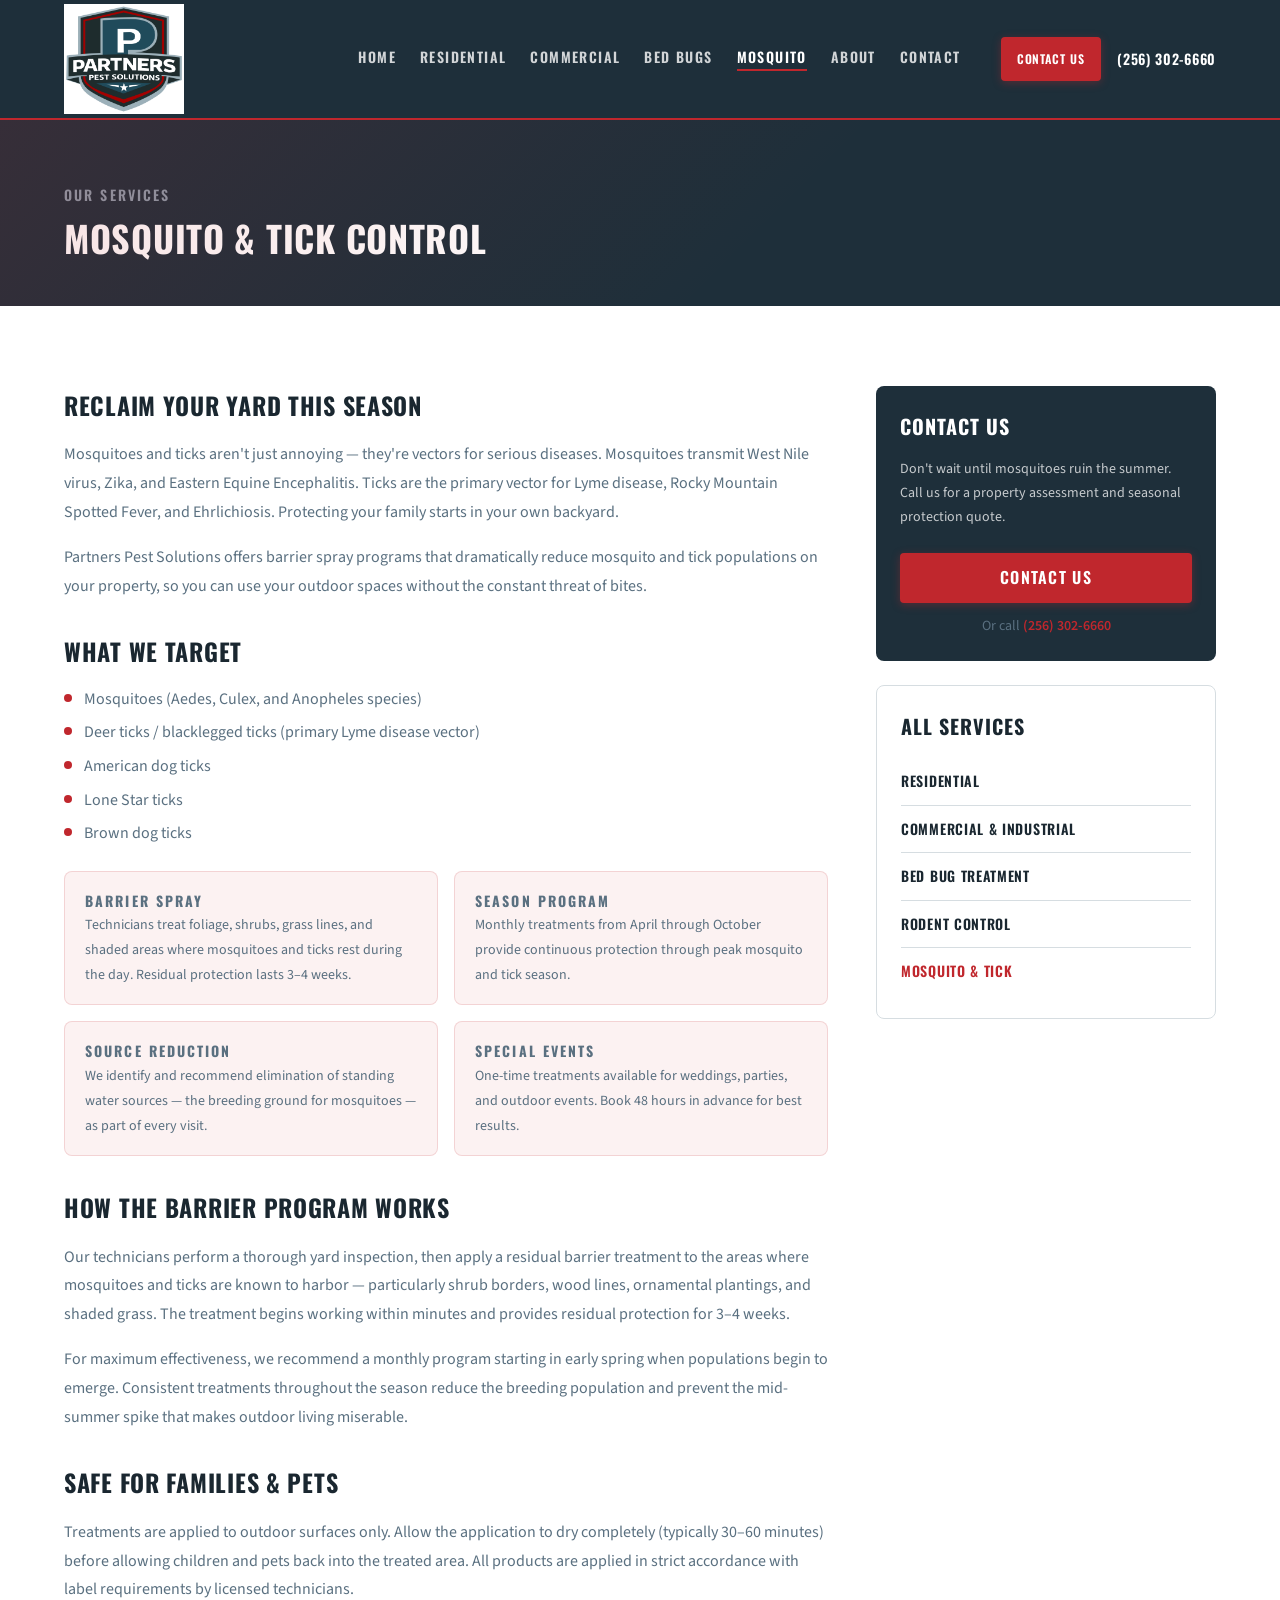
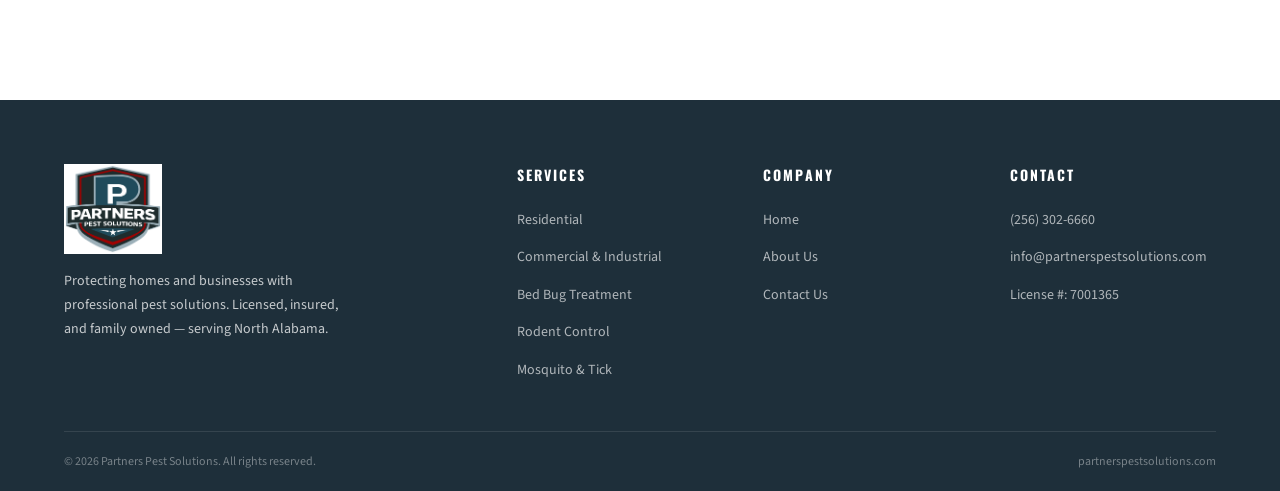
<file: pages/mosquito.html>
<!DOCTYPE html>
<html lang="en">
<head>
  <meta charset="UTF-8">
  <meta name="viewport" content="width=device-width, initial-scale=1.0">
  <meta name="description" content="Mosquito and tick yard treatments from Partners Pest Solutions. Reclaim your outdoor spaces this season.">
  <title>Mosquito &amp; Tick Control | Partners Pest Solutions</title>
  <link rel="stylesheet" href="../css/tokens.css">
  <link rel="stylesheet" href="../css/base.css">
  <link rel="stylesheet" href="../css/nav.css">
  <link rel="stylesheet" href="../css/pages.css">
  <style>
    [data-reveal] { opacity: 0; transform: translateY(24px); transition: opacity 0.5s ease, transform 0.5s ease; }
    [data-reveal].revealed { opacity: 1; transform: none; }
  </style>
</head>
<body>

  <div id="nav-slot"></div>

  <main>
    <header class="page-hero" aria-label="Page header">
      <div class="container">
        <p class="section-label">Our Services</p>
        <h1 class="section-title">Mosquito &amp; Tick Control</h1>
      </div>
    </header>

    <section class="section section--surface">
      <div class="container">
        <div class="pest-content" data-reveal>

          <article class="pest-body">
            <h2>Reclaim Your Yard This Season</h2>
            <p>Mosquitoes and ticks aren't just annoying — they're vectors for serious diseases. Mosquitoes transmit West Nile virus, Zika, and Eastern Equine Encephalitis. Ticks are the primary vector for Lyme disease, Rocky Mountain Spotted Fever, and Ehrlichiosis. Protecting your family starts in your own backyard.</p>
            <p>Partners Pest Solutions offers barrier spray programs that dramatically reduce mosquito and tick populations on your property, so you can use your outdoor spaces without the constant threat of bites.</p>

            <h2>What We Target</h2>
            <ul>
              <li>Mosquitoes (Aedes, Culex, and Anopheles species)</li>
              <li>Deer ticks / blacklegged ticks (primary Lyme disease vector)</li>
              <li>American dog ticks</li>
              <li>Lone Star ticks</li>
              <li>Brown dog ticks</li>
            </ul>

            <div class="info-grid">
              <div class="info-box">
                <p class="info-box__label">Barrier Spray</p>
                <p>Technicians treat foliage, shrubs, grass lines, and shaded areas where mosquitoes and ticks rest during the day. Residual protection lasts 3–4 weeks.</p>
              </div>
              <div class="info-box">
                <p class="info-box__label">Season Program</p>
                <p>Monthly treatments from April through October provide continuous protection through peak mosquito and tick season.</p>
              </div>
              <div class="info-box">
                <p class="info-box__label">Source Reduction</p>
                <p>We identify and recommend elimination of standing water sources — the breeding ground for mosquitoes — as part of every visit.</p>
              </div>
              <div class="info-box">
                <p class="info-box__label">Special Events</p>
                <p>One-time treatments available for weddings, parties, and outdoor events. Book 48 hours in advance for best results.</p>
              </div>
            </div>

            <h2>How the Barrier Program Works</h2>
            <p>Our technicians perform a thorough yard inspection, then apply a residual barrier treatment to the areas where mosquitoes and ticks are known to harbor — particularly shrub borders, wood lines, ornamental plantings, and shaded grass. The treatment begins working within minutes and provides residual protection for 3–4 weeks.</p>
            <p>For maximum effectiveness, we recommend a monthly program starting in early spring when populations begin to emerge. Consistent treatments throughout the season reduce the breeding population and prevent the mid-summer spike that makes outdoor living miserable.</p>

            <h2>Safe for Families &amp; Pets</h2>
            <p>Treatments are applied to outdoor surfaces only. Allow the application to dry completely (typically 30–60 minutes) before allowing children and pets back into the treated area. All products are applied in strict accordance with label requirements by licensed technicians.</p>
          </article>

          <aside class="pest-sidebar">
            <div class="sidebar-card">
              <p class="sidebar-card__title">Contact Us</p>
              <p class="sidebar-card__text">Don't wait until mosquitoes ruin the summer. Call us for a property assessment and seasonal protection quote.</p>
              <a class="btn btn-primary" href="contact.html">Contact Us</a>
              <p class="sidebar-card__phone">Or call <a href="tel:+12563026660">(256) 302-6660</a></p>
            </div>
            <div class="sidebar-card sidebar-services">
              <p class="sidebar-card__title">All Services</p>
              <nav aria-label="Services navigation">
                <a class="sidebar-service-link" href="residential.html">Residential</a>
                <a class="sidebar-service-link" href="commercial.html">Commercial &amp; Industrial</a>
                <a class="sidebar-service-link" href="bed-bug.html">Bed Bug Treatment</a>
                <a class="sidebar-service-link" href="rodent.html">Rodent Control</a>
                <a class="sidebar-service-link active" href="mosquito.html">Mosquito &amp; Tick</a>
              </nav>
            </div>
          </aside>

        </div>
      </div>
    </section>
  </main>

  <div id="footer-slot"></div>

  <script src="../js/config.js"></script>
  <script src="../js/components.js"></script>
  <script src="../js/main.js"></script>
</body>
</html>
</file>
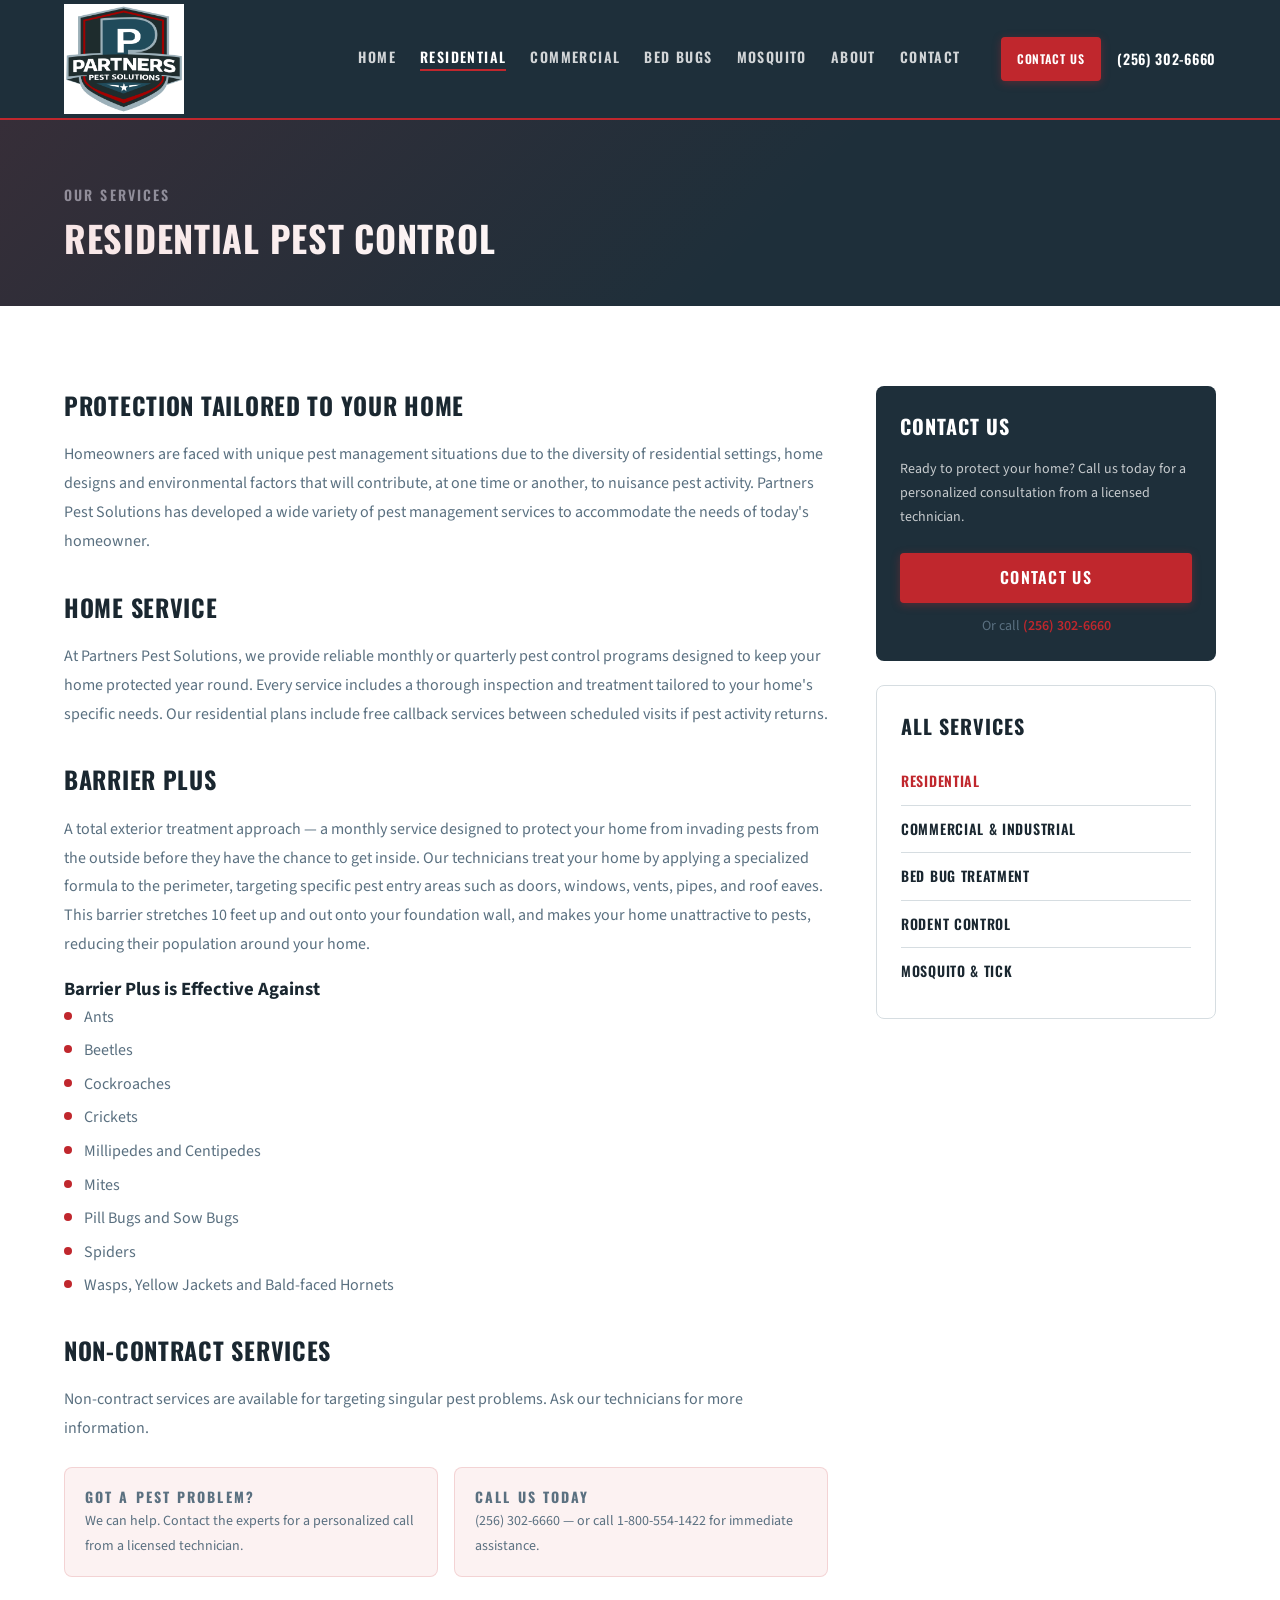
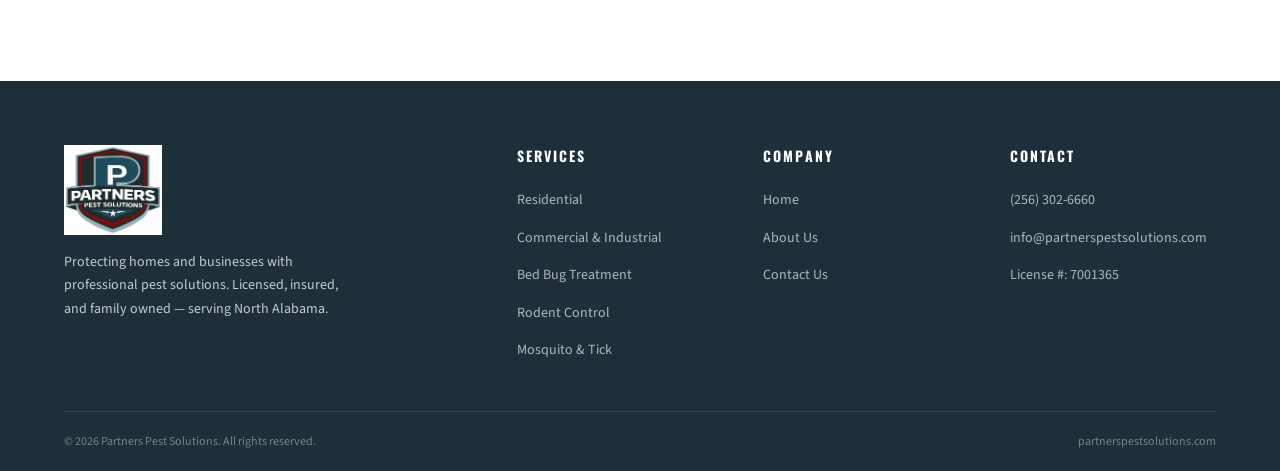
<file: pages/residential.html>
<!DOCTYPE html>
<html lang="en">
<head>
  <meta charset="UTF-8">
  <meta name="viewport" content="width=device-width, initial-scale=1.0">
  <meta name="description" content="Residential pest control services from Partners Pest Solutions. Monthly and quarterly home protection plans serving North Alabama.">
  <title>Residential Pest Control | Partners Pest Solutions</title>
  <link rel="stylesheet" href="../css/tokens.css">
  <link rel="stylesheet" href="../css/base.css">
  <link rel="stylesheet" href="../css/nav.css">
  <link rel="stylesheet" href="../css/pages.css">
  <style>
    [data-reveal] { opacity: 0; transform: translateY(24px); transition: opacity 0.5s ease, transform 0.5s ease; }
    [data-reveal].revealed { opacity: 1; transform: none; }
  </style>
</head>
<body>

  <div id="nav-slot"></div>

  <main>
    <header class="page-hero" aria-label="Page header">
      <div class="container">
        <p class="section-label">Our Services</p>
        <h1 class="section-title">Residential Pest Control</h1>
      </div>
    </header>

    <section class="section section--surface">
      <div class="container">
        <div class="pest-content" data-reveal>

          <article class="pest-body">
            <h2>Protection Tailored to Your Home</h2>
            <p>Homeowners are faced with unique pest management situations due to the diversity of residential settings, home designs and environmental factors that will contribute, at one time or another, to nuisance pest activity. Partners Pest Solutions has developed a wide variety of pest management services to accommodate the needs of today's homeowner.</p>

            <h2>Home Service</h2>
            <p>At Partners Pest Solutions, we provide reliable monthly or quarterly pest control programs designed to keep your home protected year round. Every service includes a thorough inspection and treatment tailored to your home's specific needs. Our residential plans include free callback services between scheduled visits if pest activity returns.</p>

            <h2>Barrier Plus</h2>
            <p>A total exterior treatment approach — a monthly service designed to protect your home from invading pests from the outside before they have the chance to get inside. Our technicians treat your home by applying a specialized formula to the perimeter, targeting specific pest entry areas such as doors, windows, vents, pipes, and roof eaves. This barrier stretches 10 feet up and out onto your foundation wall, and makes your home unattractive to pests, reducing their population around your home.</p>

            <h3>Barrier Plus is Effective Against</h3>
            <ul>
              <li>Ants</li>
              <li>Beetles</li>
              <li>Cockroaches</li>
              <li>Crickets</li>
              <li>Millipedes and Centipedes</li>
              <li>Mites</li>
              <li>Pill Bugs and Sow Bugs</li>
              <li>Spiders</li>
              <li>Wasps, Yellow Jackets and Bald-faced Hornets</li>
            </ul>

            <h2>Non-Contract Services</h2>
            <p>Non-contract services are available for targeting singular pest problems. Ask our technicians for more information.</p>

            <div class="info-grid">
              <div class="info-box">
                <p class="info-box__label">Got a Pest Problem?</p>
                <p>We can help. Contact the experts for a personalized call from a licensed technician.</p>
              </div>
              <div class="info-box">
                <p class="info-box__label">Call Us Today</p>
                <p><a href="tel:+12563026660">(256) 302-6660</a> — or call <a href="tel:+18005541422">1-800-554-1422</a> for immediate assistance.</p>
              </div>
            </div>
          </article>

          <aside class="pest-sidebar">
            <div class="sidebar-card">
              <p class="sidebar-card__title">Contact Us</p>
              <p class="sidebar-card__text">Ready to protect your home? Call us today for a personalized consultation from a licensed technician.</p>
              <a class="btn btn-primary" href="contact.html">Contact Us</a>
              <p class="sidebar-card__phone">Or call <a href="tel:+12563026660">(256) 302-6660</a></p>
            </div>
            <div class="sidebar-card sidebar-services">
              <p class="sidebar-card__title">All Services</p>
              <nav aria-label="Services navigation">
                <a class="sidebar-service-link active" href="residential.html">Residential</a>
                <a class="sidebar-service-link" href="commercial.html">Commercial &amp; Industrial</a>
                <a class="sidebar-service-link" href="bed-bug.html">Bed Bug Treatment</a>
                <a class="sidebar-service-link" href="rodent.html">Rodent Control</a>
                <a class="sidebar-service-link" href="mosquito.html">Mosquito &amp; Tick</a>
              </nav>
            </div>
          </aside>

        </div>
      </div>
    </section>
  </main>

  <div id="footer-slot"></div>

  <script src="../js/config.js"></script>
  <script src="../js/components.js"></script>
  <script src="../js/main.js"></script>
</body>
</html>
</file>
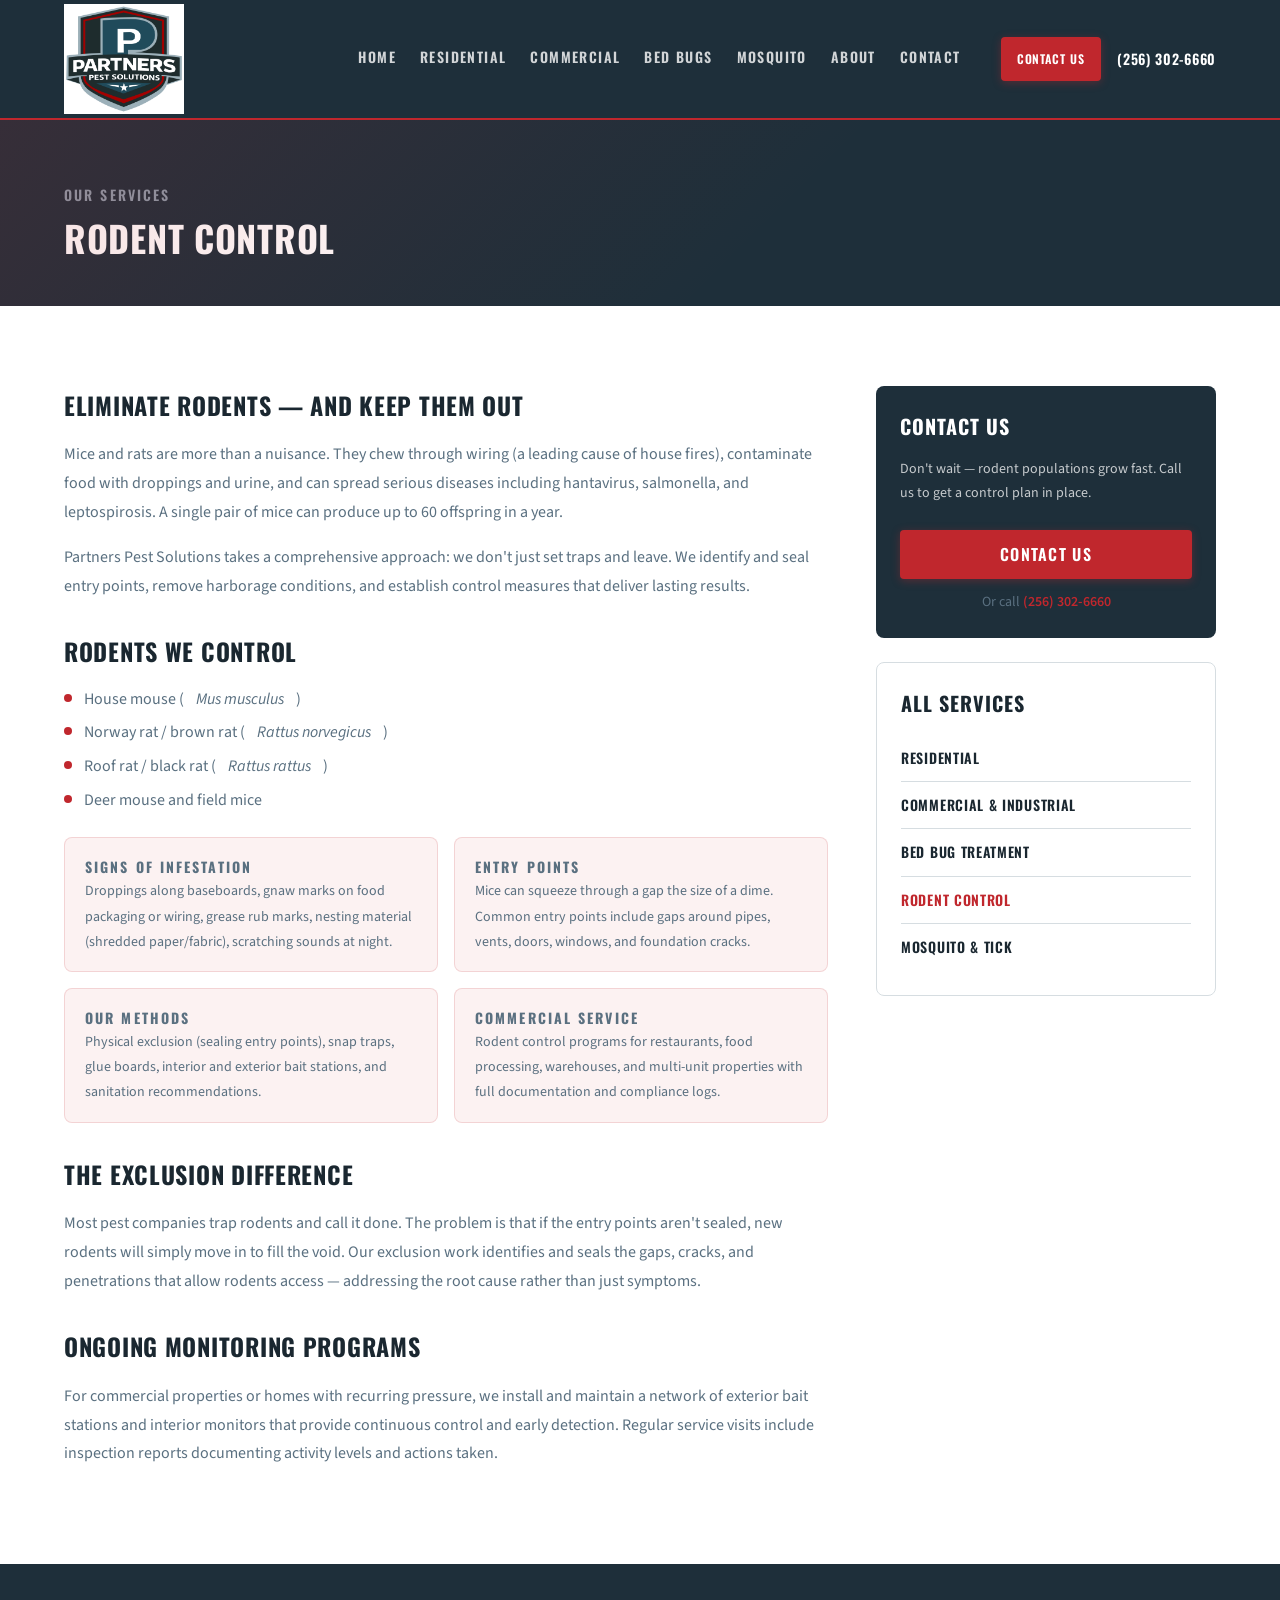
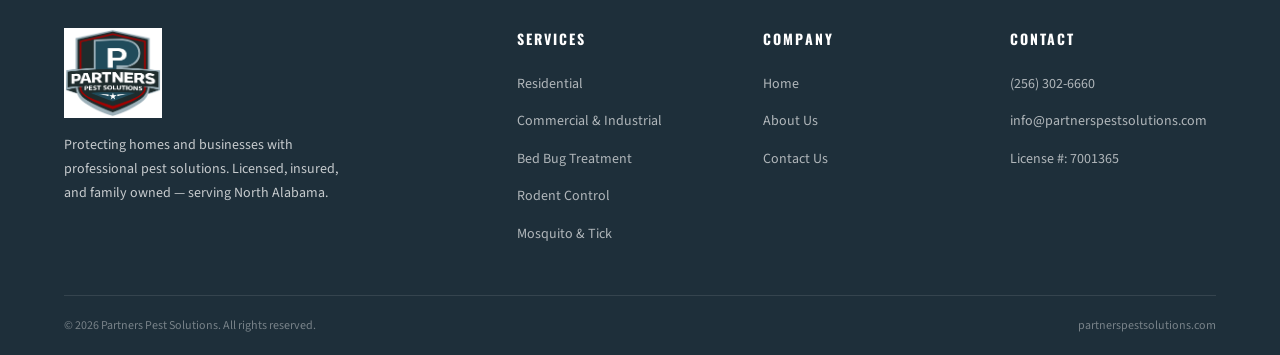
<file: pages/rodent.html>
<!DOCTYPE html>
<html lang="en">
<head>
  <meta charset="UTF-8">
  <meta name="viewport" content="width=device-width, initial-scale=1.0">
  <meta name="description" content="Professional rodent control — exclusion, trapping, and baiting from Partners Pest Solutions.">
  <title>Rodent Control | Partners Pest Solutions</title>
  <link rel="stylesheet" href="../css/tokens.css">
  <link rel="stylesheet" href="../css/base.css">
  <link rel="stylesheet" href="../css/nav.css">
  <link rel="stylesheet" href="../css/pages.css">
  <style>
    [data-reveal] { opacity: 0; transform: translateY(24px); transition: opacity 0.5s ease, transform 0.5s ease; }
    [data-reveal].revealed { opacity: 1; transform: none; }
  </style>
</head>
<body>

  <div id="nav-slot"></div>

  <main>
    <header class="page-hero" aria-label="Page header">
      <div class="container">
        <p class="section-label">Our Services</p>
        <h1 class="section-title">Rodent Control</h1>
      </div>
    </header>

    <section class="section section--surface">
      <div class="container">
        <div class="pest-content" data-reveal>

          <article class="pest-body">
            <h2>Eliminate Rodents — And Keep Them Out</h2>
            <p>Mice and rats are more than a nuisance. They chew through wiring (a leading cause of house fires), contaminate food with droppings and urine, and can spread serious diseases including hantavirus, salmonella, and leptospirosis. A single pair of mice can produce up to 60 offspring in a year.</p>
            <p>Partners Pest Solutions takes a comprehensive approach: we don't just set traps and leave. We identify and seal entry points, remove harborage conditions, and establish control measures that deliver lasting results.</p>

            <h2>Rodents We Control</h2>
            <ul>
              <li>House mouse (<em>Mus musculus</em>)</li>
              <li>Norway rat / brown rat (<em>Rattus norvegicus</em>)</li>
              <li>Roof rat / black rat (<em>Rattus rattus</em>)</li>
              <li>Deer mouse and field mice</li>
            </ul>

            <div class="info-grid">
              <div class="info-box">
                <p class="info-box__label">Signs of Infestation</p>
                <p>Droppings along baseboards, gnaw marks on food packaging or wiring, grease rub marks, nesting material (shredded paper/fabric), scratching sounds at night.</p>
              </div>
              <div class="info-box">
                <p class="info-box__label">Entry Points</p>
                <p>Mice can squeeze through a gap the size of a dime. Common entry points include gaps around pipes, vents, doors, windows, and foundation cracks.</p>
              </div>
              <div class="info-box">
                <p class="info-box__label">Our Methods</p>
                <p>Physical exclusion (sealing entry points), snap traps, glue boards, interior and exterior bait stations, and sanitation recommendations.</p>
              </div>
              <div class="info-box">
                <p class="info-box__label">Commercial Service</p>
                <p>Rodent control programs for restaurants, food processing, warehouses, and multi-unit properties with full documentation and compliance logs.</p>
              </div>
            </div>

            <h2>The Exclusion Difference</h2>
            <p>Most pest companies trap rodents and call it done. The problem is that if the entry points aren't sealed, new rodents will simply move in to fill the void. Our exclusion work identifies and seals the gaps, cracks, and penetrations that allow rodents access — addressing the root cause rather than just symptoms.</p>

            <h2>Ongoing Monitoring Programs</h2>
            <p>For commercial properties or homes with recurring pressure, we install and maintain a network of exterior bait stations and interior monitors that provide continuous control and early detection. Regular service visits include inspection reports documenting activity levels and actions taken.</p>
          </article>

          <aside class="pest-sidebar">
            <div class="sidebar-card">
              <p class="sidebar-card__title">Contact Us</p>
              <p class="sidebar-card__text">Don't wait — rodent populations grow fast. Call us to get a control plan in place.</p>
              <a class="btn btn-primary" href="contact.html">Contact Us</a>
              <p class="sidebar-card__phone">Or call <a href="tel:+12563026660">(256) 302-6660</a></p>
            </div>
            <div class="sidebar-card sidebar-services">
              <p class="sidebar-card__title">All Services</p>
              <nav aria-label="Services navigation">
                <a class="sidebar-service-link" href="residential.html">Residential</a>
                <a class="sidebar-service-link" href="commercial.html">Commercial &amp; Industrial</a>
                <a class="sidebar-service-link" href="bed-bug.html">Bed Bug Treatment</a>
                <a class="sidebar-service-link active" href="rodent.html">Rodent Control</a>
                <a class="sidebar-service-link" href="mosquito.html">Mosquito &amp; Tick</a>
              </nav>
            </div>
          </aside>

        </div>
      </div>
    </section>
  </main>

  <div id="footer-slot"></div>

  <script src="../js/config.js"></script>
  <script src="../js/components.js"></script>
  <script src="../js/main.js"></script>
</body>
</html>
</file>
<file: css/tokens.css>
/* ============================================================
   DESIGN TOKENS — Partners Pest Solutions
   Single source of truth for all colors, type, spacing
   ============================================================ */

:root {
  /* Brand colors pulled directly from logo */
  --clr-navy:       #1E2F3A;   /* deep background */
  --clr-slate:      #2B4A5A;   /* mid blue-slate */
  --clr-crimson:    #C0272D;   /* red accent */
  --clr-crimson-dk: #961E23;   /* red hover */
  --clr-silver:     #8A9BA8;   /* silver/grey detail */
  --clr-white:      #FFFFFF;
  --clr-off-white:  #F4F6F7;   /* light bg */
  --clr-text:       #1A2730;   /* body text on light */
  --clr-text-muted: #5A7080;   /* secondary text */
  --clr-border:     #D6DDE1;   /* light borders */
  --clr-surface:    #FFFFFF;   /* card bg light */

  /* Typography */
  --font-display: 'Oswald', sans-serif;
  --font-body:    'Source Sans 3', sans-serif;

  --text-xs:   0.75rem;
  --text-sm:   0.875rem;
  --text-base: 1rem;
  --text-lg:   1.125rem;
  --text-xl:   1.25rem;
  --text-2xl:  1.5rem;
  --text-3xl:  1.875rem;
  --text-4xl:  2.25rem;
  --text-5xl:  3rem;
  --text-6xl:  3.75rem;

  /* Spacing scale */
  --sp-1:  0.25rem;
  --sp-2:  0.5rem;
  --sp-3:  0.75rem;
  --sp-4:  1rem;
  --sp-5:  1.25rem;
  --sp-6:  1.5rem;
  --sp-8:  2rem;
  --sp-10: 2.5rem;
  --sp-12: 3rem;
  --sp-16: 4rem;
  --sp-20: 5rem;
  --sp-24: 6rem;

  /* Layout */
  --max-width: 1200px;
  --nav-height: 120px;
  --radius-sm: 4px;
  --radius-md: 8px;
  --radius-lg: 16px;

  /* Shadows */
  --shadow-sm: 0 1px 3px rgba(0,0,0,0.12);
  --shadow-md: 0 4px 16px rgba(0,0,0,0.12);
  --shadow-lg: 0 8px 32px rgba(0,0,0,0.18);

  /* Transitions */
  --transition: 0.2s ease;
}

/* Dark mode overrides */
@media (prefers-color-scheme: dark) {
  :root {
    --clr-off-white:  #111B22;
    --clr-text:       #E8EFF3;
    --clr-text-muted: #8A9BA8;
    --clr-border:     #2B4050;
    --clr-surface:    #1A2730;
    --shadow-sm: 0 1px 3px rgba(0,0,0,0.4);
    --shadow-md: 0 4px 16px rgba(0,0,0,0.4);
    --shadow-lg: 0 8px 32px rgba(0,0,0,0.5);
  }
}
</file>
<file: css/base.css>
/* ============================================================
   BASE — Reset, global defaults, utility classes
   ============================================================ */

@import url('https://fonts.googleapis.com/css2?family=Oswald:wght@400;500;600;700&family=Source+Sans+3:wght@300;400;600;700&display=swap');

*, *::before, *::after { box-sizing: border-box; margin: 0; padding: 0; }

html { scroll-behavior: smooth; }

body {
  font-family: var(--font-body);
  font-size: var(--text-base);
  color: var(--clr-text);
  background: var(--clr-off-white);
  line-height: 1.6;
  -webkit-font-smoothing: antialiased;
}

img { max-width: 100%; height: auto; display: block; }
a { color: inherit; text-decoration: none; }
ul { list-style: none; }
button { cursor: pointer; border: none; background: none; font-family: inherit; }

/* ── Layout utilities ── */
.container {
  width: 100%;
  max-width: var(--max-width);
  margin: 0 auto;
  padding: 0 var(--sp-6);
}

.section {
  padding: var(--sp-20) 0;
}

.section--dark {
  background: var(--clr-navy);
  color: var(--clr-white);
}

.section--slate {
  background: var(--clr-slate);
  color: var(--clr-white);
}

.section--surface {
  background: var(--clr-surface);
}

/* ── Grid utilities ── */
.grid-2 { display: grid; grid-template-columns: repeat(2, 1fr); gap: var(--sp-8); }
.grid-3 { display: grid; grid-template-columns: repeat(3, 1fr); gap: var(--sp-8); }
.grid-4 { display: grid; grid-template-columns: repeat(4, 1fr); gap: var(--sp-6); }

@media (max-width: 900px) {
  .grid-4 { grid-template-columns: repeat(2, 1fr); }
  .grid-3 { grid-template-columns: repeat(2, 1fr); }
}
@media (max-width: 600px) {
  .grid-2, .grid-3, .grid-4 { grid-template-columns: 1fr; }
  .section { padding: var(--sp-12) 0; }
}

/* ── Flex utilities ── */
.flex        { display: flex; }
.flex-center { display: flex; align-items: center; justify-content: center; }
.flex-between{ display: flex; align-items: center; justify-content: space-between; }
.flex-col    { display: flex; flex-direction: column; }
.gap-2       { gap: var(--sp-2); }
.gap-4       { gap: var(--sp-4); }
.gap-6       { gap: var(--sp-6); }
.gap-8       { gap: var(--sp-8); }

/* ── Typography utilities ── */
.display { font-family: var(--font-display); font-weight: 700; letter-spacing: 0.02em; text-transform: uppercase; }
.section-label {
  font-family: var(--font-display);
  font-size: var(--text-sm);
  font-weight: 600;
  letter-spacing: 0.15em;
  text-transform: uppercase;
  color: var(--clr-crimson);
  margin-bottom: var(--sp-3);
}
.section-title {
  font-family: var(--font-display);
  font-size: var(--text-4xl);
  font-weight: 700;
  line-height: 1.1;
  text-transform: uppercase;
  letter-spacing: 0.02em;
  margin-bottom: var(--sp-4);
}
.section-subtitle {
  font-size: var(--text-lg);
  color: var(--clr-text-muted);
  max-width: 600px;
  line-height: 1.7;
}
.section-header {
  margin-bottom: var(--sp-12);
}
.text-center { text-align: center; }
.text-white  { color: var(--clr-white); }
.text-muted  { color: var(--clr-text-muted); }
.text-crimson{ color: var(--clr-crimson); }

/* ── Button components ── */
.btn {
  display: inline-flex;
  align-items: center;
  gap: var(--sp-2);
  padding: var(--sp-3) var(--sp-6);
  font-family: var(--font-display);
  font-size: var(--text-base);
  font-weight: 600;
  letter-spacing: 0.08em;
  text-transform: uppercase;
  border-radius: var(--radius-sm);
  transition: background var(--transition), transform var(--transition), box-shadow var(--transition);
}
.btn:hover { transform: translateY(-1px); }
.btn:active { transform: translateY(0); }

.btn-primary {
  background: var(--clr-crimson);
  color: var(--clr-white);
  box-shadow: 0 2px 8px rgba(192,39,45,0.35);
}
.btn-primary:hover {
  background: var(--clr-crimson-dk);
  box-shadow: 0 4px 16px rgba(192,39,45,0.45);
}

.btn-outline {
  background: transparent;
  color: var(--clr-white);
  border: 2px solid rgba(255,255,255,0.6);
}
.btn-outline:hover {
  background: rgba(255,255,255,0.1);
  border-color: var(--clr-white);
}

.btn-ghost {
  background: transparent;
  color: var(--clr-crimson);
  padding: var(--sp-2) 0;
  letter-spacing: 0.05em;
}
.btn-ghost:hover { color: var(--clr-crimson-dk); }
.btn-ghost::after { content: ' →'; }

/* ── Card component ── */
.card {
  background: var(--clr-surface);
  border-radius: var(--radius-md);
  box-shadow: var(--shadow-sm);
  overflow: hidden;
  transition: box-shadow var(--transition), transform var(--transition);
  border: 1px solid var(--clr-border);
}
.card:hover {
  box-shadow: var(--shadow-md);
  transform: translateY(-2px);
}
.card-body { padding: var(--sp-6); }

/* ── Trust badge strip ── */
.trust-strip {
  background: var(--clr-crimson);
  padding: var(--sp-4) 0;
}
.trust-strip .container {
  display: flex;
  justify-content: center;
  flex-wrap: wrap;
  gap: var(--sp-8);
}
.trust-item {
  display: flex;
  align-items: center;
  gap: var(--sp-2);
  color: var(--clr-white);
  font-family: var(--font-display);
  font-size: var(--text-sm);
  font-weight: 600;
  letter-spacing: 0.1em;
  text-transform: uppercase;
}
.trust-item svg { flex-shrink: 0; }

/* ── Page hero banner (inner pages) ── */
.page-hero {
  background: var(--clr-navy);
  padding: var(--sp-16) 0 var(--sp-12);
  margin-top: var(--nav-height);
  position: relative;
  overflow: hidden;
}
.page-hero::before {
  content: '';
  position: absolute;
  inset: 0;
  background: linear-gradient(135deg, rgba(192,39,45,0.15) 0%, transparent 60%);
  pointer-events: none;
}
.page-hero .section-label { color: var(--clr-silver); }
.page-hero .section-title { color: var(--clr-white); margin-bottom: 0; }

/* ── Divider ── */
.divider {
  width: 48px;
  height: 3px;
  background: var(--clr-crimson);
  margin: var(--sp-4) 0 var(--sp-6);
}
.divider--center { margin-left: auto; margin-right: auto; }

/* ── Accessibility ── */
:focus-visible {
  outline: 3px solid var(--clr-crimson);
  outline-offset: 3px;
}
@media (prefers-reduced-motion: reduce) {
  *, *::before, *::after { transition: none !important; animation: none !important; }
}
</file>
<file: css/nav.css>
/* ============================================================
   NAV — Sticky top navigation
   ============================================================ */

.nav {
  position: fixed;
  top: 0;
  left: 0;
  right: 0;
  height: var(--nav-height);
  background: var(--clr-navy);
  z-index: 1000;
  border-bottom: 2px solid var(--clr-crimson);
  transition: box-shadow var(--transition);
}
.nav.scrolled { box-shadow: var(--shadow-lg); }

.nav__inner {
  height: 100%;
  display: flex;
  align-items: center;
  justify-content: space-between;
}

.nav__logo {
  display: flex;
  align-items: center;
  gap: var(--sp-3);
  text-decoration: none;
}
.nav__logo img {
  height: 110px;
  width: auto;
}

.nav__links {
  display: flex;
  align-items: center;
  gap: var(--sp-6);
}

.nav__link {
  font-family: var(--font-display);
  font-size: var(--text-sm);
  font-weight: 600;
  letter-spacing: 0.1em;
  text-transform: uppercase;
  color: rgba(255,255,255,0.8);
  transition: color var(--transition);
  position: relative;
  padding-bottom: var(--sp-1);
}
.nav__link::after {
  content: '';
  position: absolute;
  bottom: 0;
  left: 0;
  width: 0;
  height: 2px;
  background: var(--clr-crimson);
  transition: width var(--transition);
}
.nav__link:hover,
.nav__link.active { color: var(--clr-white); }
.nav__link:hover::after,
.nav__link.active::after { width: 100%; }

.nav__cta {
  margin-left: var(--sp-4);
  display: flex;
  align-items: center;
  gap: var(--sp-4);
}
.nav__cta .btn {
  font-size: var(--text-xs);
  padding: var(--sp-3) var(--sp-4);
  white-space: nowrap;
}
.nav__phone {
  font-family: var(--font-display);
  font-size: var(--text-sm);
  font-weight: 600;
  letter-spacing: 0.05em;
  color: var(--clr-white);
  text-decoration: none;
  white-space: nowrap;
}
.nav__phone:hover { color: var(--clr-crimson); }

/* Hamburger */
.nav__toggle {
  display: none;
  flex-direction: column;
  gap: 5px;
  padding: var(--sp-2);
  background: none;
  border: none;
  cursor: pointer;
}
.nav__toggle span {
  display: block;
  width: 24px;
  height: 2px;
  background: var(--clr-white);
  transition: transform var(--transition), opacity var(--transition);
}

/* Mobile nav */
@media (max-width: 768px) {
  .nav__toggle { display: flex; }
  .nav__links {
    position: fixed;
    top: var(--nav-height);
    left: 0;
    right: 0;
    background: var(--clr-navy);
    flex-direction: column;
    align-items: stretch;
    padding: var(--sp-6);
    gap: 0;
    border-top: 1px solid rgba(255,255,255,0.1);
    transform: translateY(-100%);
    opacity: 0;
    pointer-events: none;
    transition: transform var(--transition), opacity var(--transition);
  }
  .nav__links.open {
    transform: translateY(0);
    opacity: 1;
    pointer-events: all;
  }
  .nav__link {
    padding: var(--sp-4) 0;
    border-bottom: 1px solid rgba(255,255,255,0.08);
    font-size: var(--text-base);
  }
  .nav__link::after { display: none; }
  .nav__cta {
    margin: var(--sp-4) 0 0;
    flex-direction: column;
    align-items: stretch;
  }
  .nav__cta .btn { width: 100%; justify-content: center; }
  .nav__phone { text-align: center; padding: var(--sp-2) 0; }

  /* Hamburger open state */
  .nav__toggle.open span:nth-child(1) { transform: translateY(7px) rotate(45deg); }
  .nav__toggle.open span:nth-child(2) { opacity: 0; }
  .nav__toggle.open span:nth-child(3) { transform: translateY(-7px) rotate(-45deg); }
}
</file>
<file: css/home.css>
/* ============================================================
   HOME PAGE — Hero, sections specific to index.html
   ============================================================ */

/* ── Hero ── */
.hero {
  min-height: 100vh;
  background: var(--clr-navy);
  display: flex;
  align-items: center;
  position: relative;
  overflow: hidden;
  margin-top: var(--nav-height);
}

.hero__bg {
  position: absolute;
  inset: 0;
  background:
    radial-gradient(ellipse at 70% 50%, rgba(43,74,90,0.8) 0%, transparent 60%),
    linear-gradient(135deg, var(--clr-navy) 0%, #0D1B24 100%);
  pointer-events: none;
}

/* Shield watermark */
.hero__watermark {
  position: absolute;
  left: 62%;
  top: 50%;
  transform: translate(-50%, -50%);
  width: min(38vw, 460px);
  max-width: calc(100% - var(--sp-8));
  opacity: 0.06;
  pointer-events: none;
  user-select: none;
}

.hero__content {
  position: relative;
  z-index: 1;
  max-width: 640px;
}

.hero__eyebrow {
  display: inline-flex;
  align-items: center;
  gap: var(--sp-2);
  font-family: var(--font-display);
  font-size: var(--text-sm);
  font-weight: 600;
  letter-spacing: 0.2em;
  text-transform: uppercase;
  color: var(--clr-silver);
  margin-bottom: var(--sp-5);
}
.hero__eyebrow::before {
  content: '';
  display: block;
  width: 32px;
  height: 2px;
  background: var(--clr-crimson);
}

.hero__title {
  font-family: var(--font-display);
  font-size: clamp(2.5rem, 6vw, 4.5rem);
  font-weight: 700;
  line-height: 1.0;
  text-transform: uppercase;
  letter-spacing: 0.02em;
  color: var(--clr-white);
  margin-bottom: var(--sp-6);
}
.hero__title span { color: var(--clr-crimson); }

.hero__subtitle {
  font-size: var(--text-xl);
  color: rgba(255,255,255,0.7);
  line-height: 1.6;
  margin-bottom: var(--sp-10);
  max-width: 520px;
}

.hero__actions {
  display: flex;
  gap: var(--sp-4);
  flex-wrap: wrap;
}

/* ── Services overview ── */
.service-card {
  background: var(--clr-surface);
  border: 1px solid var(--clr-border);
  border-radius: var(--radius-md);
  padding: var(--sp-8);
  display: flex;
  flex-direction: column;
  gap: var(--sp-4);
  transition: box-shadow var(--transition), transform var(--transition), border-color var(--transition);
}
.service-card:hover {
  box-shadow: var(--shadow-md);
  transform: translateY(-3px);
  border-color: var(--clr-crimson);
}
.service-card__icon {
  width: 52px;
  height: 52px;
  background: rgba(192,39,45,0.1);
  border-radius: var(--radius-sm);
  display: flex;
  align-items: center;
  justify-content: center;
  color: var(--clr-crimson);
  flex-shrink: 0;
}
.service-card__title {
  font-family: var(--font-display);
  font-size: var(--text-xl);
  font-weight: 700;
  text-transform: uppercase;
  letter-spacing: 0.03em;
  color: var(--clr-text);
}
.service-card__desc {
  color: var(--clr-text-muted);
  font-size: var(--text-base);
  line-height: 1.7;
  flex: 1;
}

/* ── Why Choose Us ── */
.why-grid {
  display: grid;
  grid-template-columns: 1fr 1fr;
  gap: var(--sp-16);
  align-items: center;
}
.why-list { display: flex; flex-direction: column; gap: var(--sp-6); }
.why-item {
  display: flex;
  gap: var(--sp-4);
  align-items: flex-start;
}
.why-item__icon {
  width: 44px;
  height: 44px;
  background: var(--clr-crimson);
  border-radius: var(--radius-sm);
  display: flex;
  align-items: center;
  justify-content: center;
  color: var(--clr-white);
  flex-shrink: 0;
  margin-top: 2px;
}
.why-item__title {
  font-family: var(--font-display);
  font-size: var(--text-lg);
  font-weight: 700;
  text-transform: uppercase;
  letter-spacing: 0.03em;
  margin-bottom: var(--sp-1);
}
.why-item__desc { color: var(--clr-text-muted); line-height: 1.7; }

.why-visual {
  position: relative;
  border-radius: var(--radius-lg);
  overflow: hidden;
}
.why-visual img {
  width: 100%;
  height: 460px;
  object-fit: cover;
  border-radius: var(--radius-lg);
}
.why-visual__badge {
  position: absolute;
  bottom: var(--sp-6);
  left: var(--sp-6);
  background: var(--clr-crimson);
  color: var(--clr-white);
  padding: var(--sp-4) var(--sp-6);
  border-radius: var(--radius-md);
  font-family: var(--font-display);
  text-transform: uppercase;
  letter-spacing: 0.05em;
}
.why-visual__badge strong {
  display: block;
  font-size: var(--text-3xl);
  font-weight: 700;
  line-height: 1;
}
.why-visual__badge span { font-size: var(--text-sm); font-weight: 600; opacity: 0.9; }

/* ── CTA Banner ── */
.cta-banner {
  background: var(--clr-crimson);
  padding: var(--sp-16) 0;
  position: relative;
  overflow: hidden;
}
.cta-banner::before {
  content: '';
  position: absolute;
  inset: 0;
  background: linear-gradient(135deg, rgba(0,0,0,0.15) 0%, transparent 50%);
  pointer-events: none;
}
.cta-banner .container {
  position: relative;
  display: flex;
  align-items: center;
  justify-content: space-between;
  gap: var(--sp-8);
}
.cta-banner__title {
  font-family: var(--font-display);
  font-size: var(--text-3xl);
  font-weight: 700;
  text-transform: uppercase;
  color: var(--clr-white);
  letter-spacing: 0.02em;
}
.cta-banner__sub {
  color: rgba(255,255,255,0.85);
  margin-top: var(--sp-2);
  font-size: var(--text-lg);
}

@media (max-width: 768px) {
  .why-grid { grid-template-columns: 1fr; }
  .why-visual { display: none; }
  .cta-banner .container { flex-direction: column; text-align: center; }
  .hero__actions { justify-content: center; }
  .hero__content { text-align: center; }
  .hero__eyebrow { justify-content: center; }

  .hero__bg {
    background:
      radial-gradient(ellipse at 50% 45%, rgba(43,74,90,0.8) 0%, transparent 65%),
      linear-gradient(135deg, var(--clr-navy) 0%, #0D1B24 100%);
  }

  .hero__watermark {
    left: 50%;
    top: 45%;
    width: min(72vw, 340px);
  }
}
</file>
<file: css/pages.css>
/* ============================================================
   PEST PAGES & CONTACT — Inner page components
   ============================================================ */

/* ── Pest detail page layout ── */
.pest-content {
  display: grid;
  grid-template-columns: 1fr 340px;
  gap: var(--sp-12);
  align-items: start;
}

.pest-body h2 {
  font-family: var(--font-display);
  font-size: var(--text-2xl);
  font-weight: 700;
  text-transform: uppercase;
  letter-spacing: 0.03em;
  margin: var(--sp-8) 0 var(--sp-4);
  color: var(--clr-text);
}
.pest-body h2:first-child { margin-top: 0; }

.pest-body p {
  color: var(--clr-text-muted);
  line-height: 1.8;
  margin-bottom: var(--sp-4);
}

.pest-body ul {
  list-style: none;
  display: flex;
  flex-direction: column;
  gap: var(--sp-2);
  margin-bottom: var(--sp-6);
}
.pest-body ul li {
  display: flex;
  align-items: flex-start;
  gap: var(--sp-3);
  color: var(--clr-text-muted);
  line-height: 1.6;
}
.pest-body ul li::before {
  content: '';
  display: block;
  width: 8px;
  height: 8px;
  border-radius: 50%;
  background: var(--clr-crimson);
  flex-shrink: 0;
  margin-top: 7px;
}

/* Sidebar */
.pest-sidebar { display: flex; flex-direction: column; gap: var(--sp-6); }

.sidebar-card {
  background: var(--clr-navy);
  color: var(--clr-white);
  border-radius: var(--radius-md);
  padding: var(--sp-6);
  position: sticky;
  top: calc(var(--nav-height) + var(--sp-6));
}
.sidebar-card__title {
  font-family: var(--font-display);
  font-size: var(--text-xl);
  font-weight: 700;
  text-transform: uppercase;
  letter-spacing: 0.05em;
  margin-bottom: var(--sp-4);
}
.sidebar-card__text {
  color: rgba(255,255,255,0.75);
  line-height: 1.7;
  margin-bottom: var(--sp-6);
  font-size: var(--text-sm);
}
.sidebar-card .btn { width: 100%; justify-content: center; }
.sidebar-card__phone {
  margin-top: var(--sp-3);
  font-size: var(--text-sm);
  color: var(--clr-text-muted);
  text-align: center;
}
.sidebar-card__phone a {
  color: var(--clr-crimson);
  font-weight: 600;
  text-decoration: none;
}
.sidebar-card__phone a:hover { text-decoration: underline; }

.sidebar-services { background: var(--clr-surface); border: 1px solid var(--clr-border); }
.sidebar-services .sidebar-card__title { color: var(--clr-text); }

.sidebar-service-link {
  display: flex;
  align-items: center;
  justify-content: space-between;
  padding: var(--sp-3) 0;
  border-bottom: 1px solid var(--clr-border);
  font-family: var(--font-display);
  font-size: var(--text-sm);
  font-weight: 600;
  text-transform: uppercase;
  letter-spacing: 0.05em;
  color: var(--clr-text);
  transition: color var(--transition);
}
.sidebar-service-link:last-child { border-bottom: none; }
.sidebar-service-link:hover { color: var(--clr-crimson); }
.sidebar-service-link.active { color: var(--clr-crimson); }

/* ── Signs & treatment grid ── */
.info-grid {
  display: grid;
  grid-template-columns: repeat(2, 1fr);
  gap: var(--sp-4);
  margin: var(--sp-6) 0;
}
.info-box {
  background: rgba(192,39,45,0.06);
  border: 1px solid rgba(192,39,45,0.15);
  border-radius: var(--radius-md);
  padding: var(--sp-4) var(--sp-5);
}
.info-box__label {
  font-family: var(--font-display);
  font-size: var(--text-xs);
  font-weight: 700;
  letter-spacing: 0.15em;
  text-transform: uppercase;
  color: var(--clr-crimson);
  margin-bottom: var(--sp-2);
}
.info-box p { margin-bottom: 0; font-size: var(--text-sm); }

@media (max-width: 900px) {
  .pest-content { grid-template-columns: 1fr; }
  .pest-sidebar { position: static; }
  .sidebar-card { position: static; }
  .info-grid { grid-template-columns: 1fr; }
}

/* ── Contact page ── */
.contact-layout {
  display: grid;
  grid-template-columns: 1fr 380px;
  gap: var(--sp-12);
  align-items: start;
}

.contact-info { display: flex; flex-direction: column; gap: var(--sp-6); }

.contact-info-card {
  display: flex;
  gap: var(--sp-4);
  align-items: flex-start;
}
.contact-info-card__icon {
  width: 44px;
  height: 44px;
  background: rgba(192,39,45,0.1);
  border-radius: var(--radius-sm);
  display: flex;
  align-items: center;
  justify-content: center;
  color: var(--clr-crimson);
  flex-shrink: 0;
}
.contact-info-card__label {
  font-family: var(--font-display);
  font-size: var(--text-sm);
  font-weight: 700;
  text-transform: uppercase;
  letter-spacing: 0.1em;
  color: var(--clr-text);
  margin-bottom: var(--sp-1);
}
.contact-info-card__value {
  color: var(--clr-text-muted);
  line-height: 1.6;
}

/* ── Form styles ── */
.form { display: flex; flex-direction: column; gap: var(--sp-5); }

.form-row {
  display: grid;
  grid-template-columns: 1fr 1fr;
  gap: var(--sp-4);
}

.form-group { display: flex; flex-direction: column; gap: var(--sp-2); }

.form-label {
  font-family: var(--font-display);
  font-size: var(--text-xs);
  font-weight: 700;
  letter-spacing: 0.12em;
  text-transform: uppercase;
  color: var(--clr-text);
}
.form-label .required { color: var(--clr-crimson); margin-left: 2px; }

.form-input,
.form-select,
.form-textarea {
  width: 100%;
  padding: var(--sp-3) var(--sp-4);
  border: 1.5px solid var(--clr-border);
  border-radius: var(--radius-sm);
  background: var(--clr-surface);
  color: var(--clr-text);
  font-family: var(--font-body);
  font-size: var(--text-base);
  transition: border-color var(--transition), box-shadow var(--transition);
  -webkit-appearance: none;
  appearance: none;
}
.form-input:focus,
.form-select:focus,
.form-textarea:focus {
  outline: none;
  border-color: var(--clr-crimson);
  box-shadow: 0 0 0 3px rgba(192,39,45,0.12);
}
.form-input::placeholder,
.form-textarea::placeholder { color: var(--clr-text-muted); opacity: 0.6; }

.form-select {
  background-image: url("data:image/svg+xml,%3Csvg xmlns='http://www.w3.org/2000/svg' width='12' height='8' viewBox='0 0 12 8'%3E%3Cpath d='M1 1l5 5 5-5' stroke='%235A7080' stroke-width='1.5' fill='none' stroke-linecap='round'/%3E%3C/svg%3E");
  background-repeat: no-repeat;
  background-position: right var(--sp-4) center;
  padding-right: var(--sp-10);
  cursor: pointer;
}

.form-textarea { resize: vertical; min-height: 120px; line-height: 1.6; }

/* Radio/checkbox groups */
.radio-group { display: flex; flex-wrap: wrap; gap: var(--sp-3); }
.radio-label {
  display: flex;
  align-items: center;
  gap: var(--sp-2);
  cursor: pointer;
  font-size: var(--text-base);
  color: var(--clr-text);
}
.radio-label input[type="radio"] {
  accent-color: var(--clr-crimson);
  width: 16px;
  height: 16px;
  cursor: pointer;
}

/* Service checkbox grid */
.service-check-grid {
  display: grid;
  grid-template-columns: repeat(2, 1fr);
  gap: var(--sp-2);
}
.check-label {
  display: flex;
  align-items: center;
  gap: var(--sp-2);
  cursor: pointer;
  font-size: var(--text-sm);
  color: var(--clr-text);
  padding: var(--sp-2) var(--sp-3);
  border: 1.5px solid var(--clr-border);
  border-radius: var(--radius-sm);
  transition: border-color var(--transition), background var(--transition);
}
.check-label:hover { border-color: var(--clr-crimson); background: rgba(192,39,45,0.04); }
.check-label input[type="radio"] {
  accent-color: var(--clr-crimson);
  width: 14px;
  height: 14px;
  cursor: pointer;
  flex-shrink: 0;
}

/* File upload */
.file-upload {
  border: 2px dashed var(--clr-border);
  border-radius: var(--radius-md);
  padding: var(--sp-6);
  text-align: center;
  cursor: pointer;
  transition: border-color var(--transition), background var(--transition);
}
.file-upload:hover { border-color: var(--clr-crimson); background: rgba(192,39,45,0.03); }
.file-upload input { display: none; }
.file-upload__text {
  font-size: var(--text-sm);
  color: var(--clr-text-muted);
  margin-top: var(--sp-2);
}
.file-upload__text strong { color: var(--clr-crimson); }

/* Form messages */
.form-success {
  display: none;
  background: rgba(34,197,94,0.1);
  border: 1px solid rgba(34,197,94,0.3);
  border-radius: var(--radius-md);
  padding: var(--sp-4) var(--sp-5);
  color: #166534;
  font-weight: 600;
}
.form-error-msg {
  font-size: var(--text-sm);
  color: var(--clr-crimson);
  margin-top: var(--sp-1);
  display: none;
}
.form-group.has-error .form-input,
.form-group.has-error .form-select,
.form-group.has-error .form-textarea { border-color: var(--clr-crimson); }
.form-group.has-error .form-error-msg { display: block; }

@media (max-width: 900px) {
  .contact-layout { grid-template-columns: 1fr; }
  .form-row { grid-template-columns: 1fr; }
  .service-check-grid { grid-template-columns: 1fr; }
}

/* ── Footer ── */
.footer {
  background: var(--clr-navy);
  color: rgba(255,255,255,0.75);
  padding: var(--sp-16) 0 0;
}
.footer__grid {
  display: grid;
  grid-template-columns: 2fr 1fr 1fr 1fr;
  gap: var(--sp-10);
  margin-bottom: var(--sp-12);
}
.footer__logo { height: 90px; width: auto; margin-bottom: var(--sp-4); }
.footer__tagline { font-size: var(--text-sm); line-height: 1.7; max-width: 280px; }
.footer__heading {
  font-family: var(--font-display);
  font-size: var(--text-sm);
  font-weight: 700;
  letter-spacing: 0.15em;
  text-transform: uppercase;
  color: var(--clr-white);
  margin-bottom: var(--sp-5);
}
.footer__links { display: flex; flex-direction: column; gap: var(--sp-3); }
.footer__link {
  font-size: var(--text-sm);
  color: rgba(255,255,255,0.65);
  transition: color var(--transition);
}
.footer__link:hover { color: var(--clr-crimson); }
.footer__bottom {
  border-top: 1px solid rgba(255,255,255,0.1);
  padding: var(--sp-5) 0;
  display: flex;
  align-items: center;
  justify-content: space-between;
  flex-wrap: wrap;
  gap: var(--sp-4);
  font-size: var(--text-xs);
  color: rgba(255,255,255,0.4);
}

@media (max-width: 900px) {
  .footer__grid { grid-template-columns: 1fr 1fr; }
}
@media (max-width: 600px) {
  .footer__grid { grid-template-columns: 1fr; }
  .footer__bottom { justify-content: center; text-align: center; }
}
</file>
